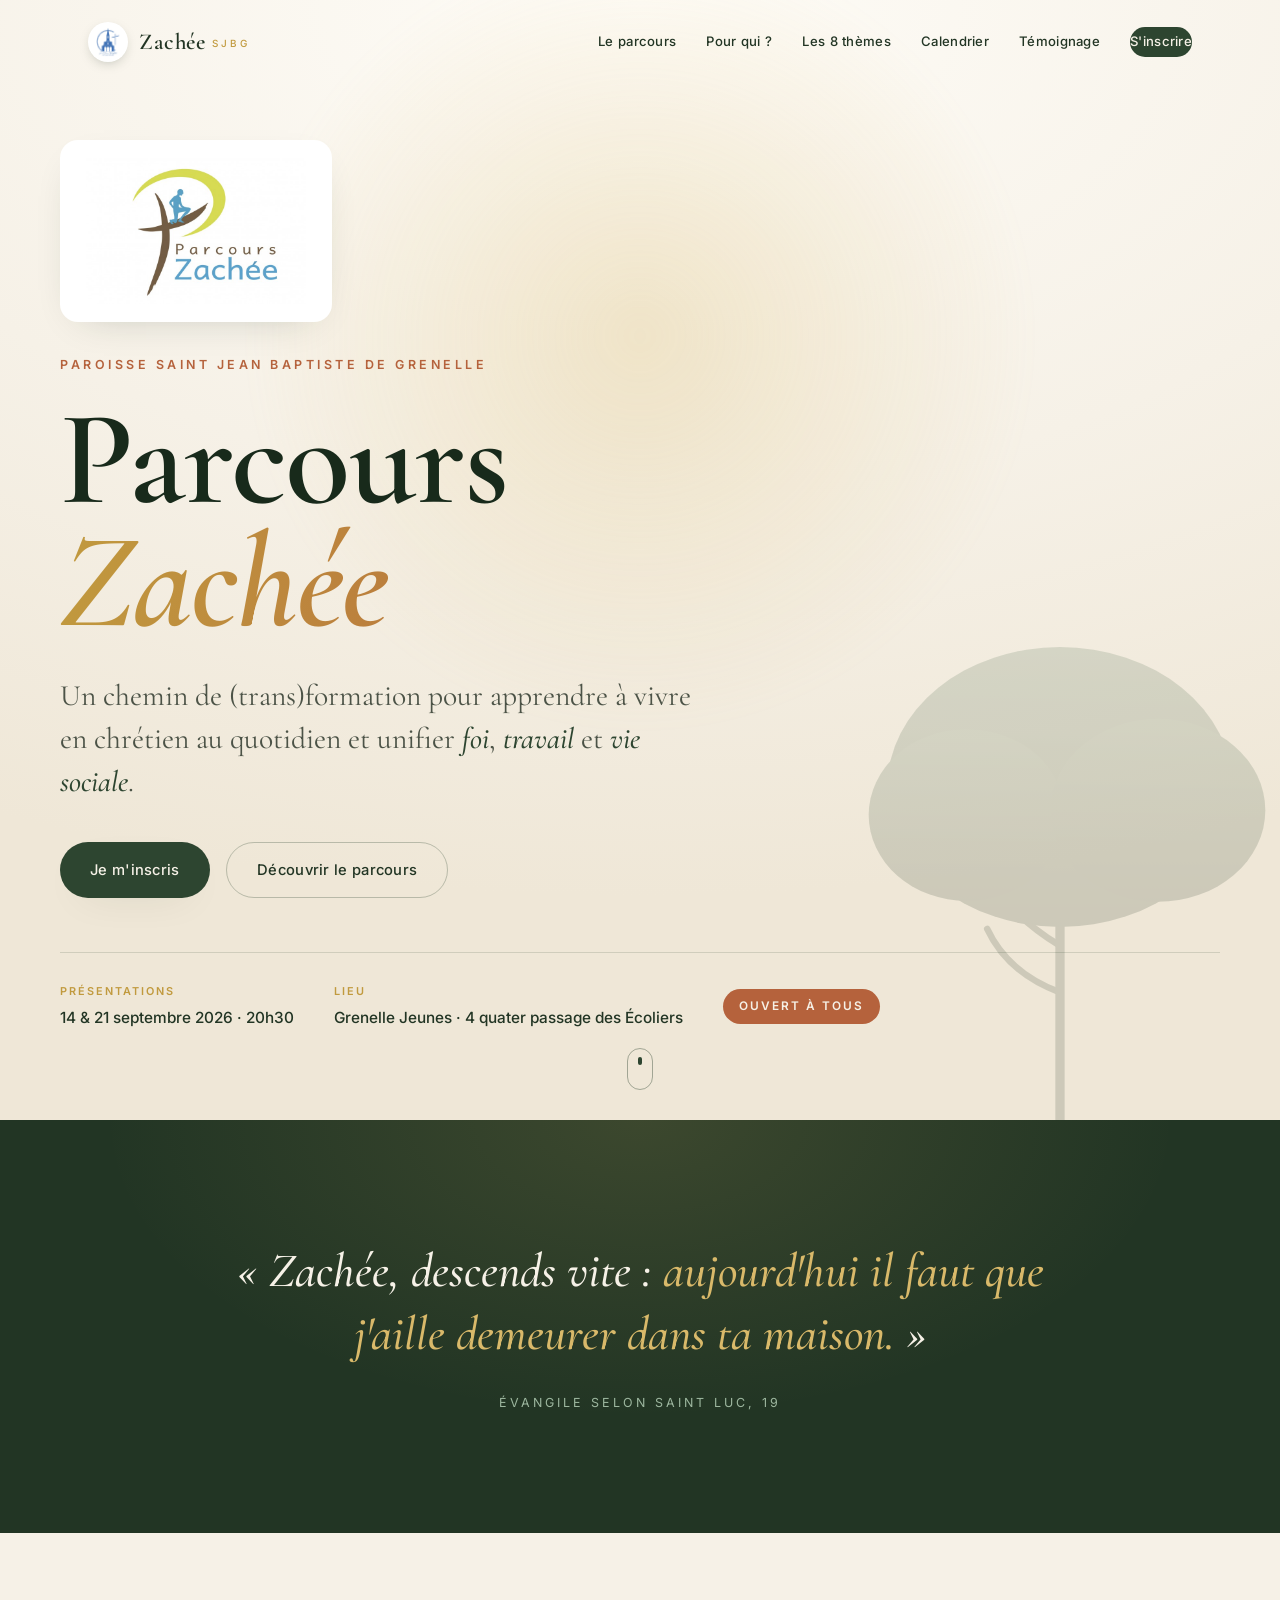
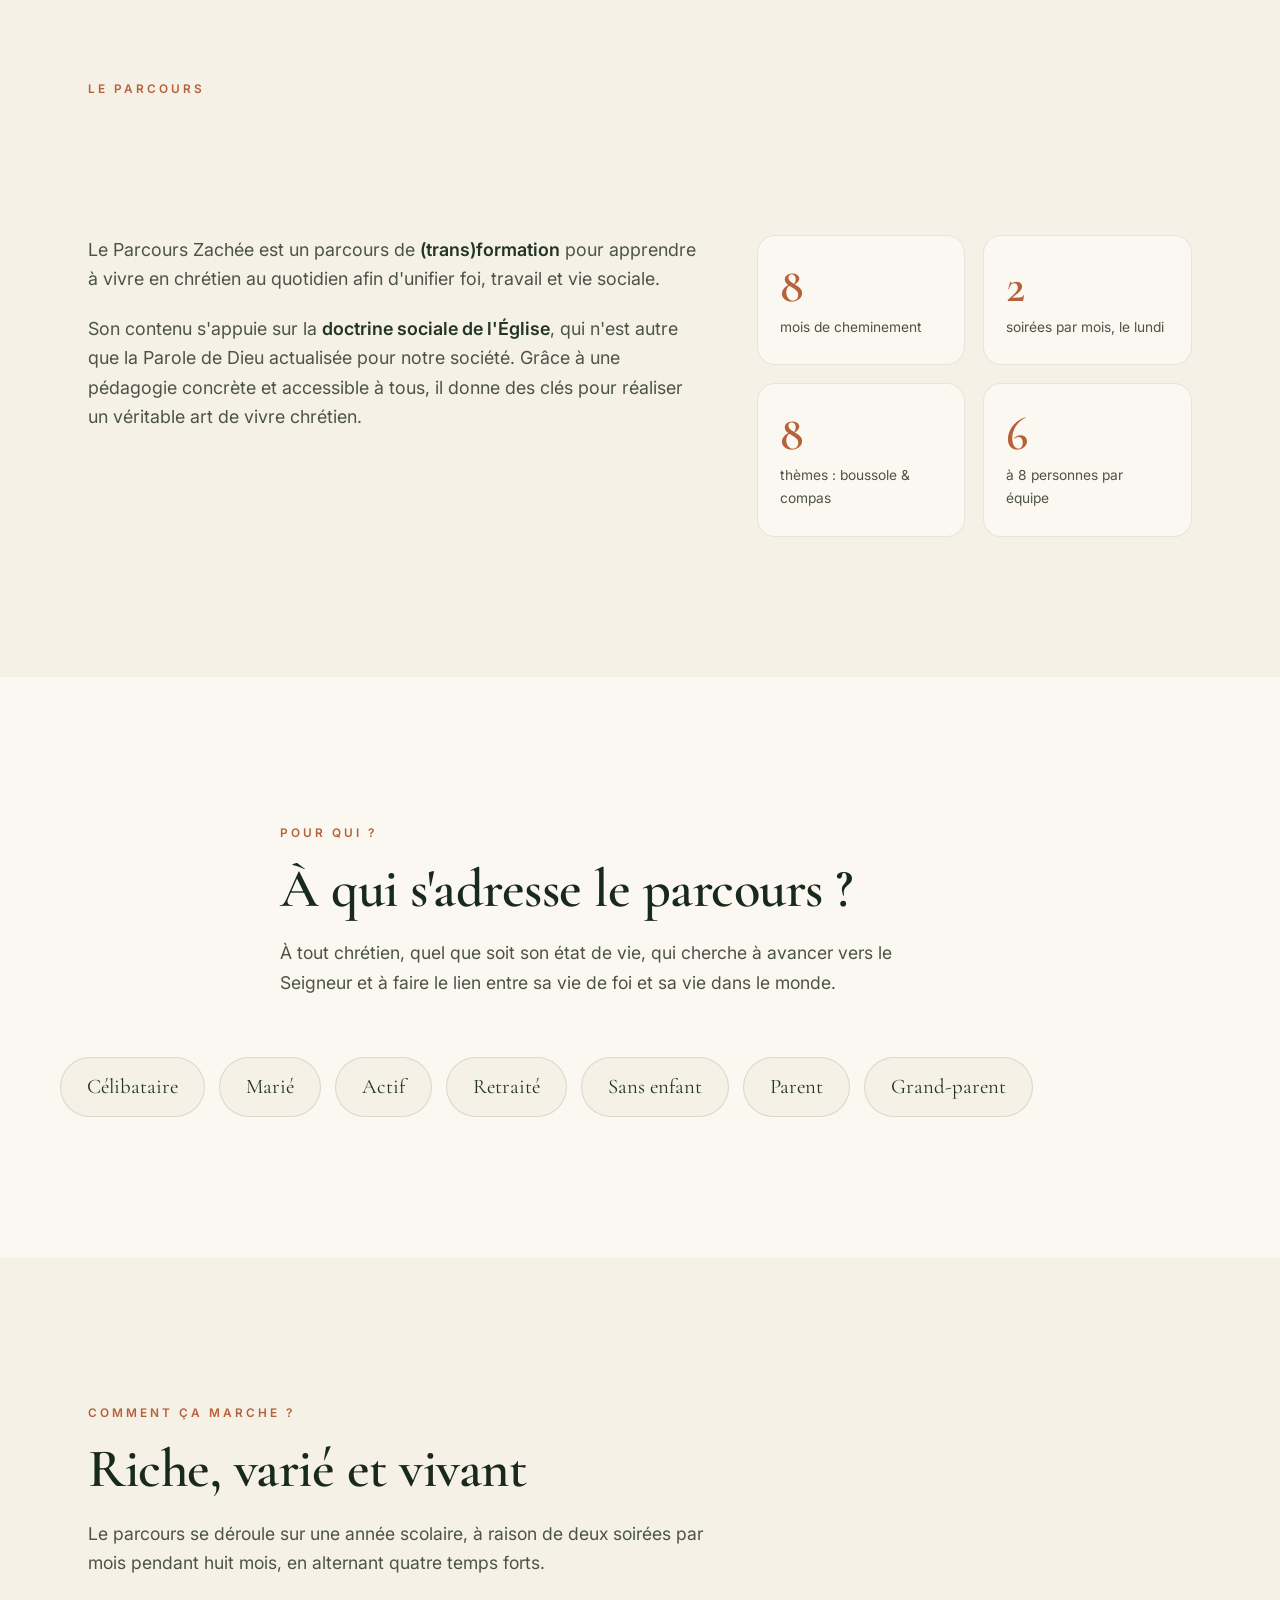
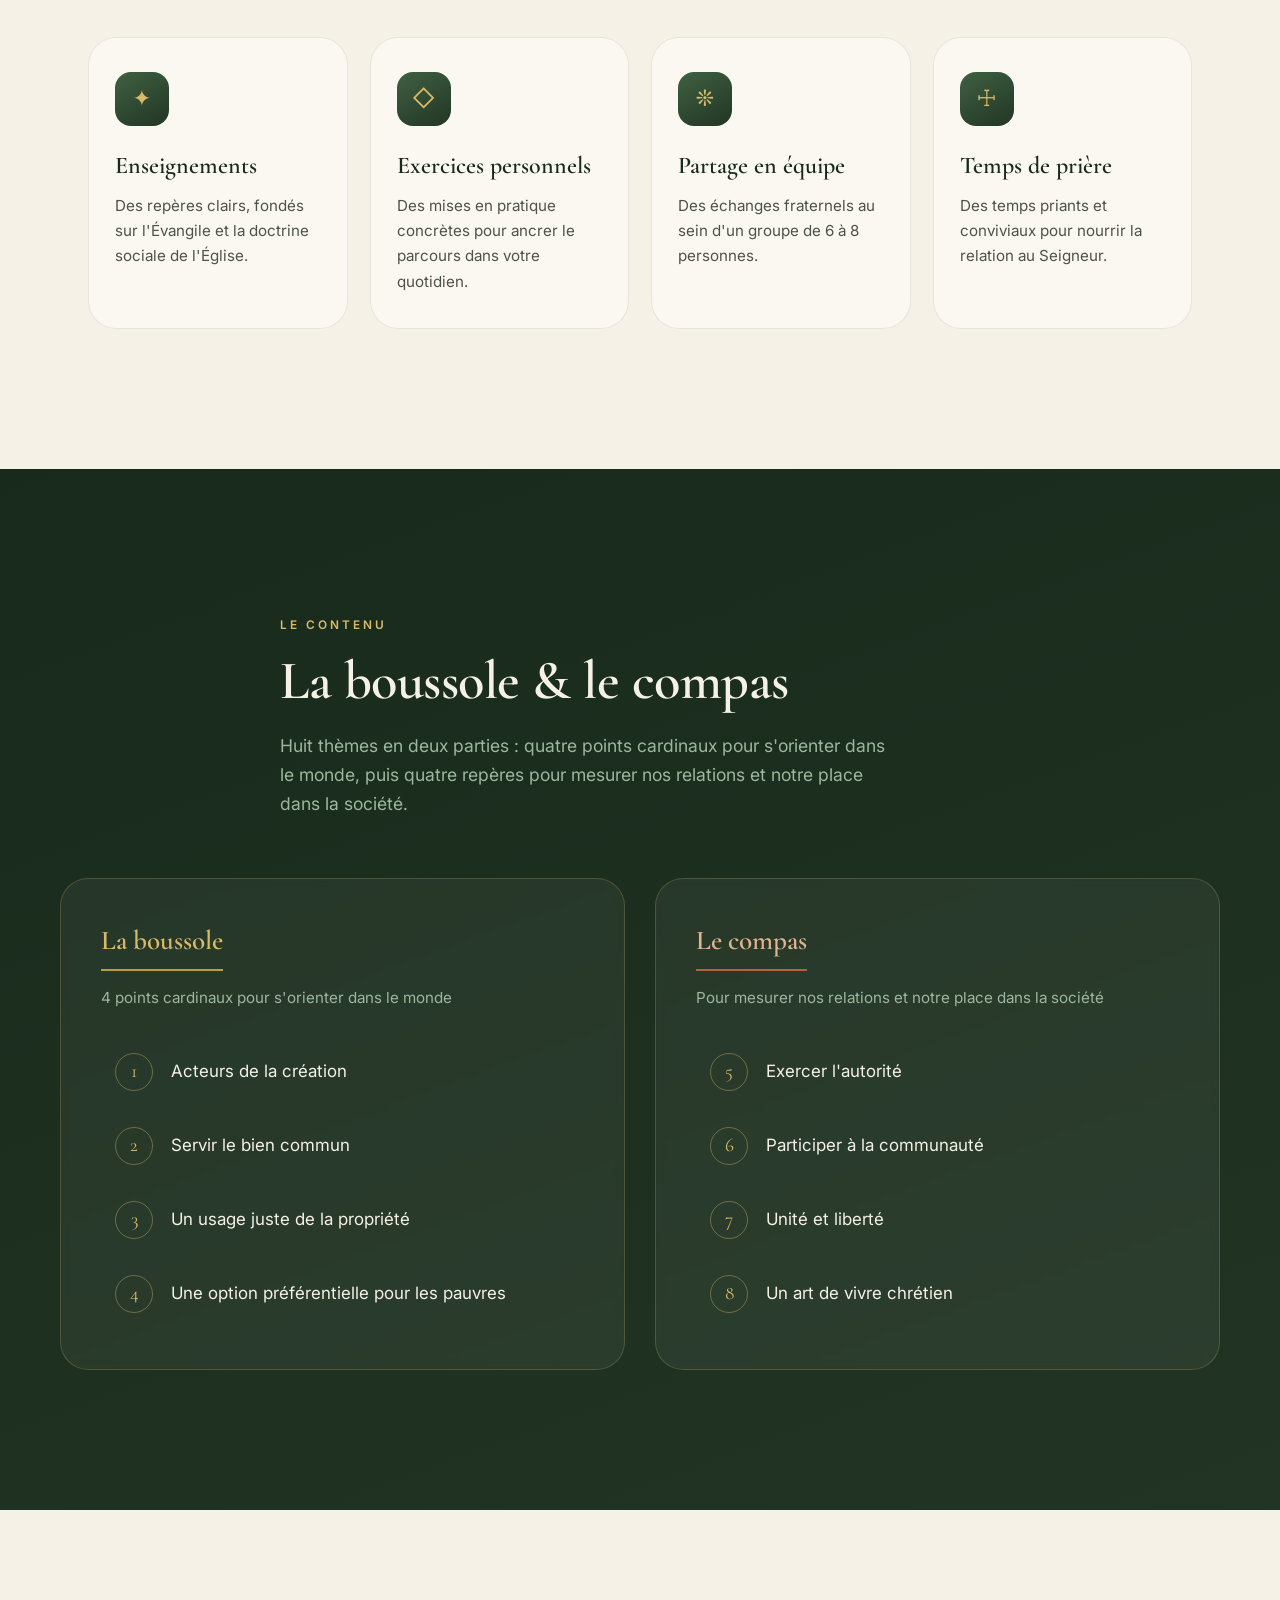
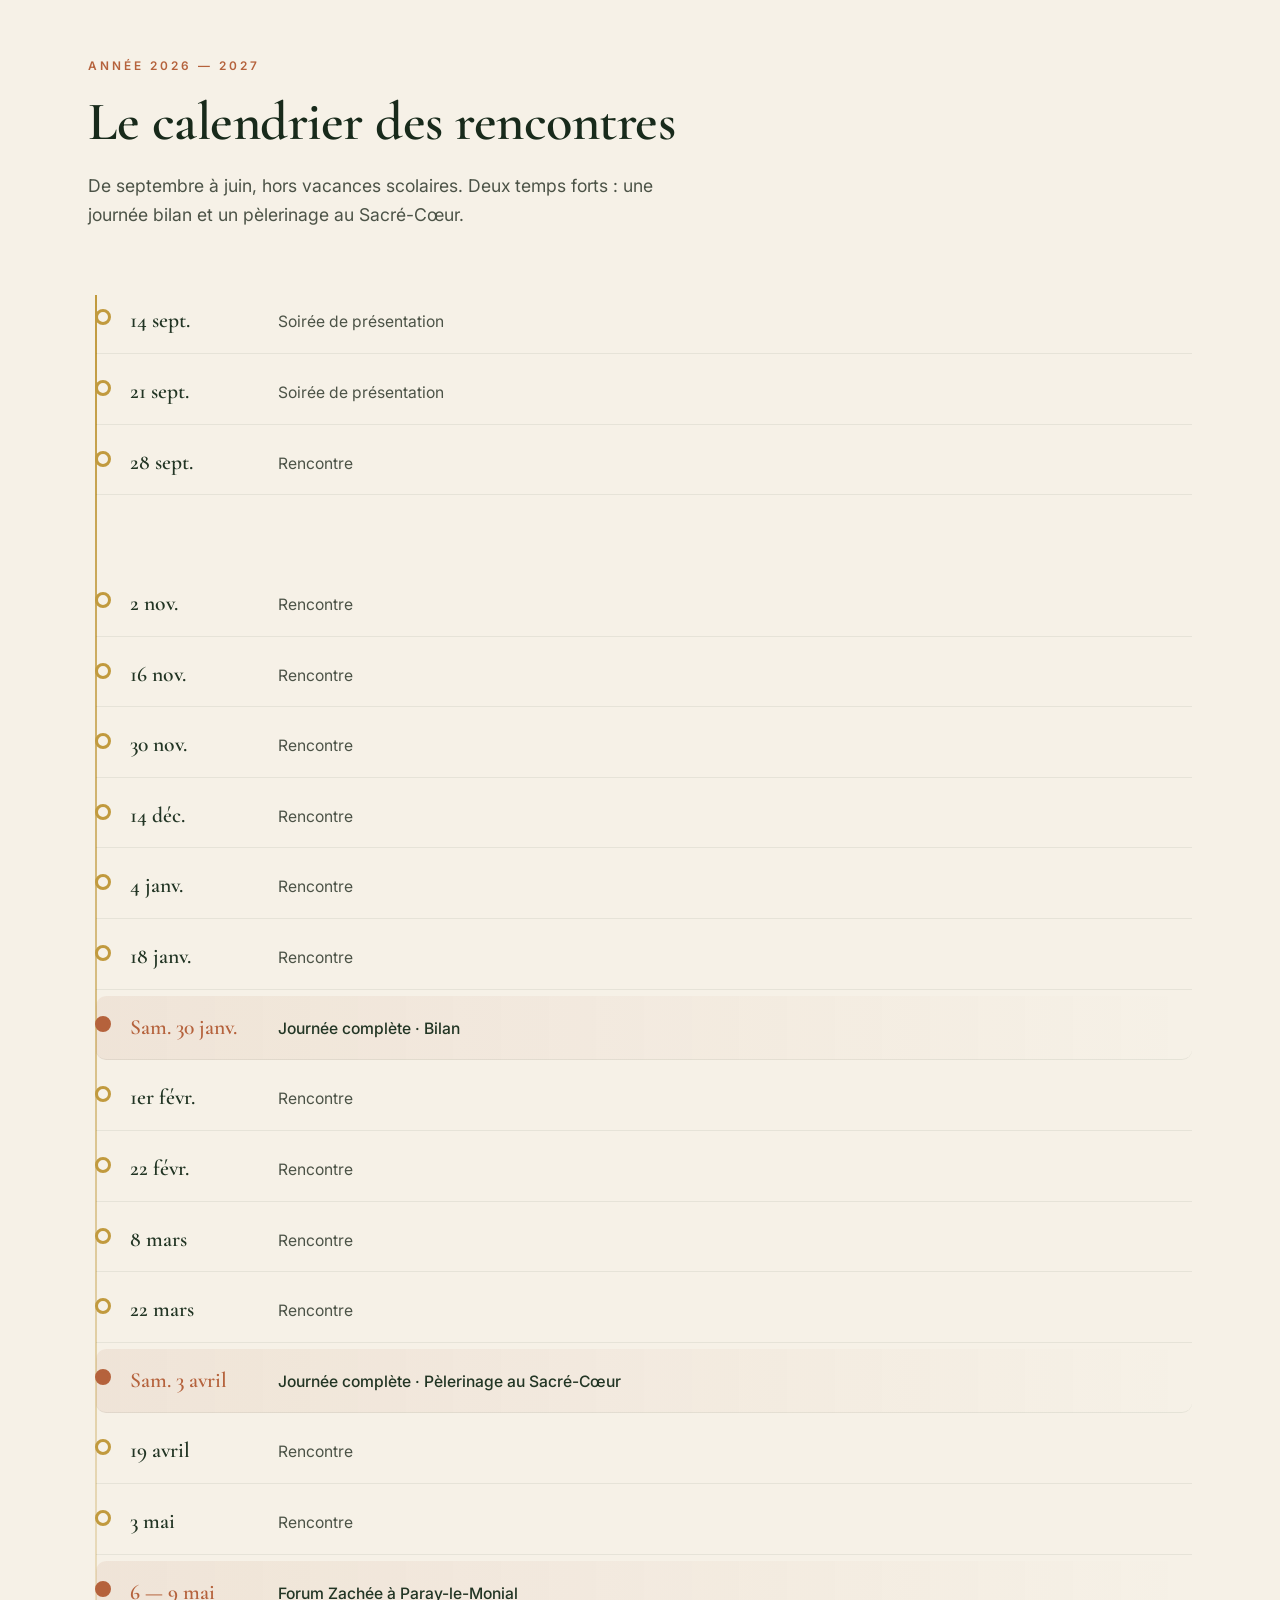
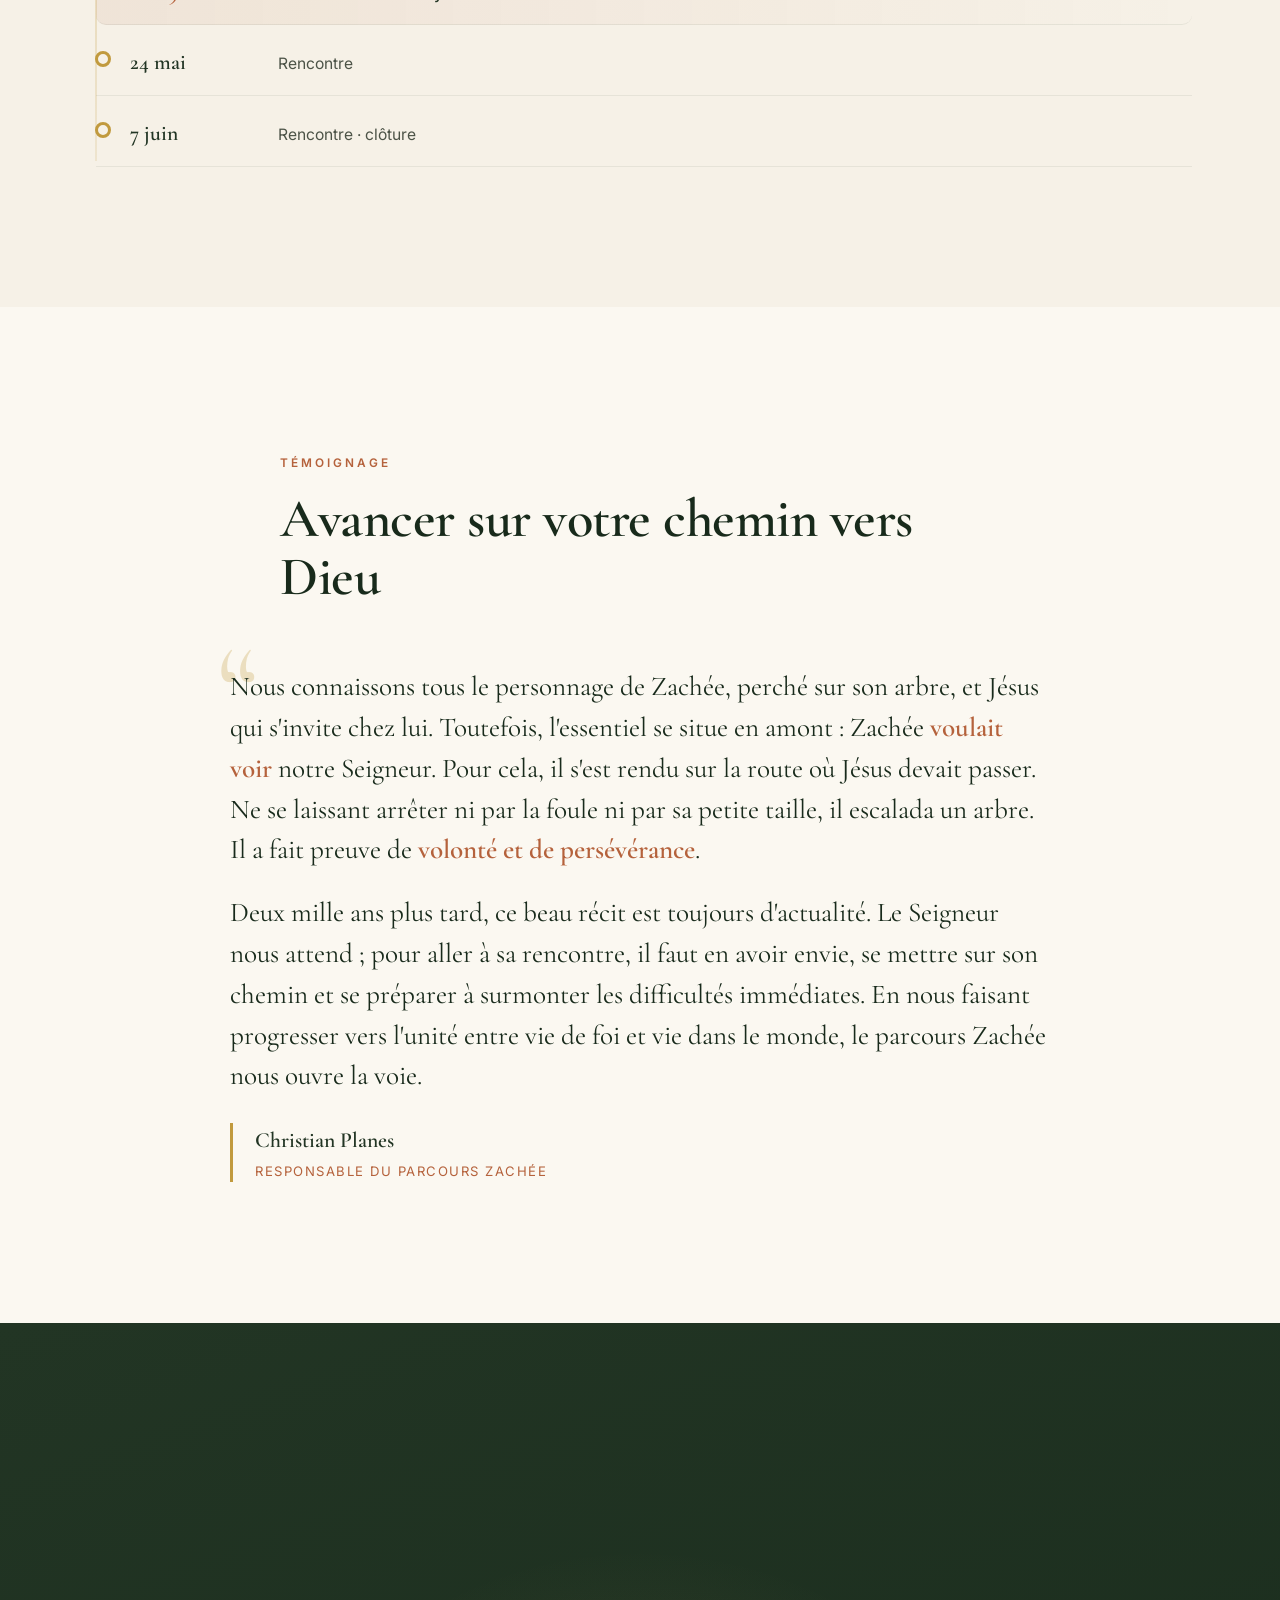
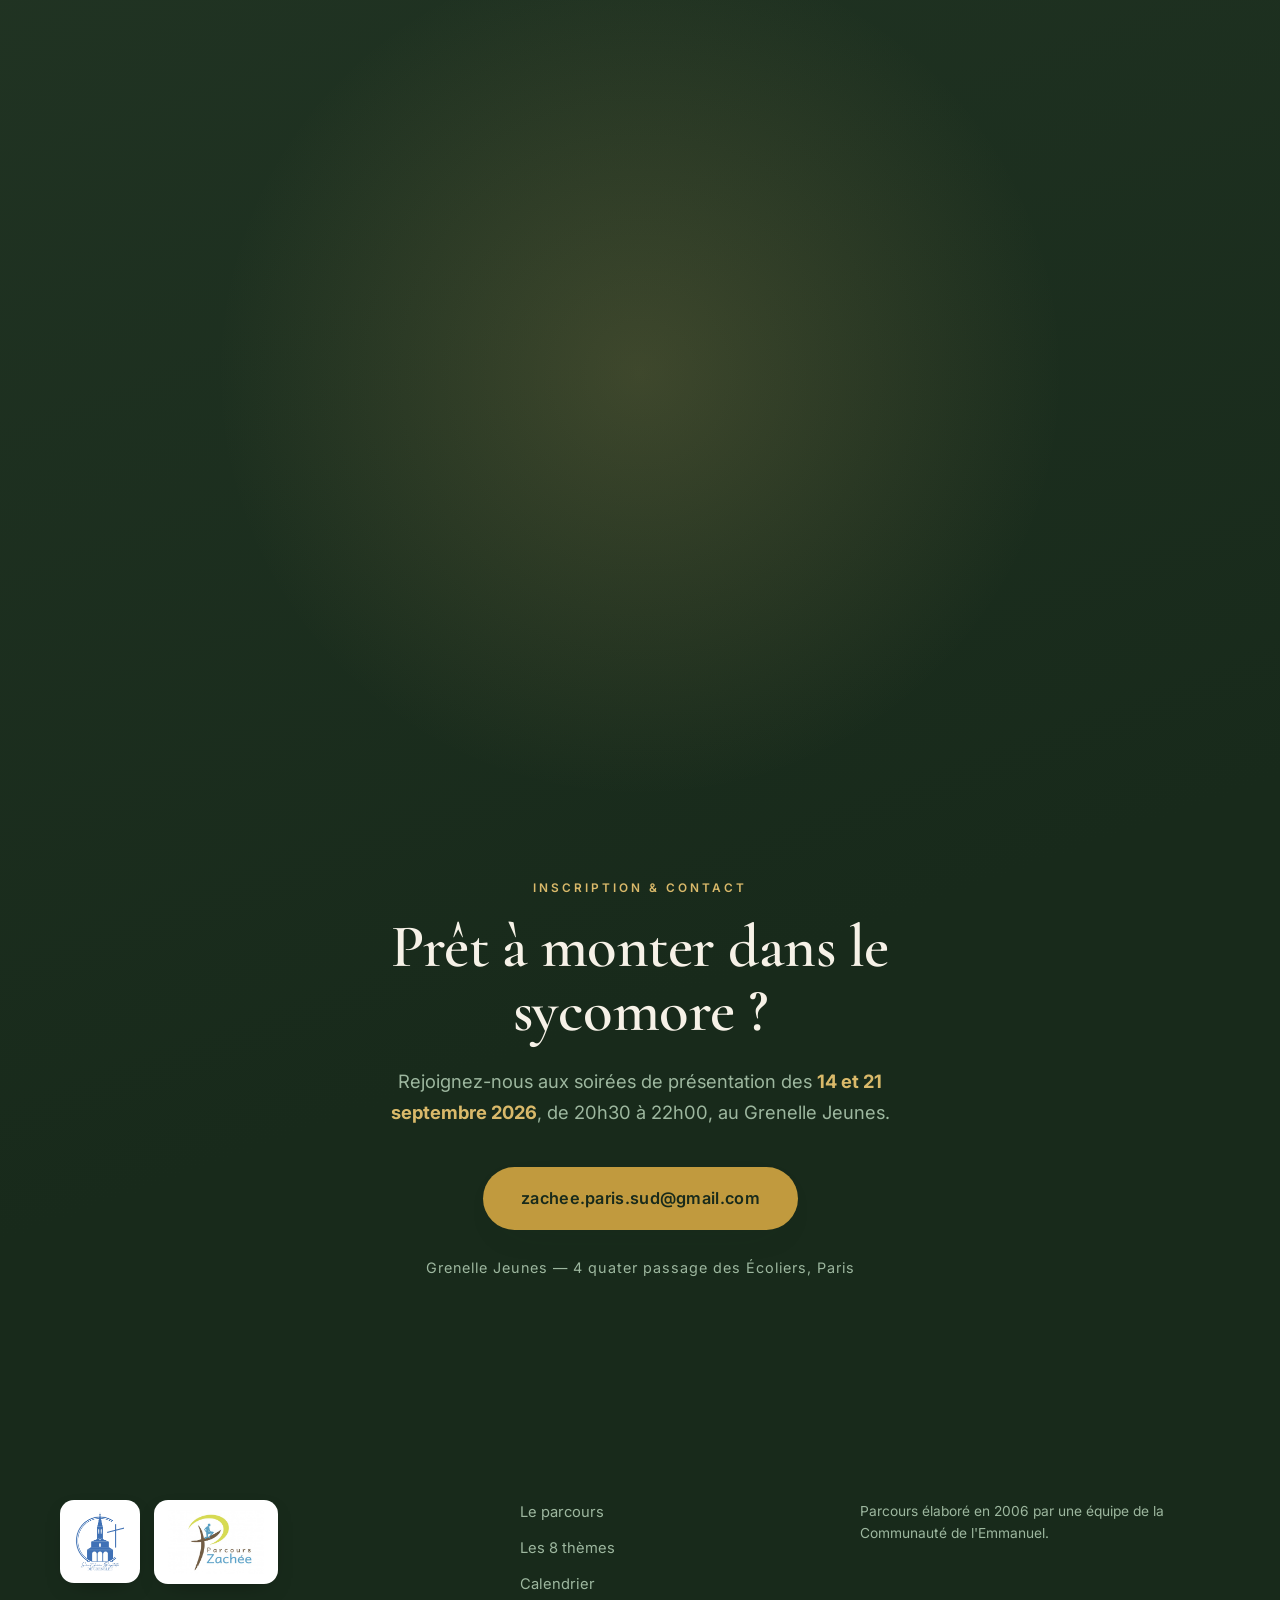
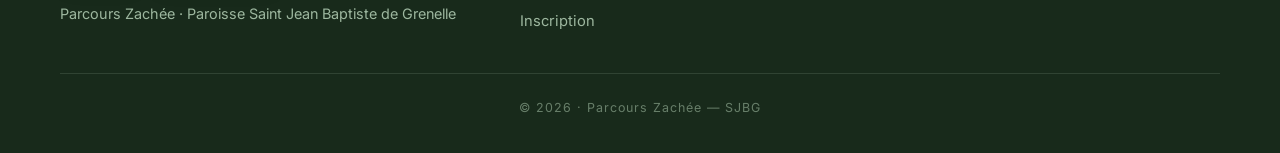
<file: index.html>
<!DOCTYPE html>
<html lang="fr">
<head>
  <meta charset="UTF-8" />
  <meta name="viewport" content="width=device-width, initial-scale=1.0" />
  <title>Parcours Zachée — Saint Jean Baptiste de Grenelle</title>
  <meta name="description" content="Le Parcours Zachée : un chemin de (trans)formation pour unifier foi, travail et vie sociale. Paroisse Saint Jean Baptiste de Grenelle. Présentation les 14 et 21 septembre 2026." />
  <meta name="theme-color" content="#233524" />

  <meta property="og:title" content="Parcours Zachée — Saint Jean Baptiste de Grenelle" />
  <meta property="og:description" content="Apprendre à vivre en chrétien au quotidien pour unifier foi, travail et vie sociale." />
  <meta property="og:type" content="website" />

  <link rel="preconnect" href="https://fonts.googleapis.com" />
  <link rel="preconnect" href="https://fonts.gstatic.com" crossorigin />
  <link href="https://fonts.googleapis.com/css2?family=Cormorant+Garamond:ital,wght@0,400;0,500;0,600;0,700;1,400;1,500&family=Inter:wght@300;400;500;600&display=swap" rel="stylesheet" />

  <link rel="icon" href="assets/favicon.svg" type="image/svg+xml" />
  <link rel="stylesheet" href="css/styles.css" />
</head>
<body>
  <!-- Progress bar -->
  <div class="scroll-progress" id="scrollProgress" aria-hidden="true"></div>

  <!-- Navigation -->
  <header class="nav" id="nav">
    <div class="nav__inner">
      <a href="#accueil" class="nav__brand" aria-label="Parcours Zachée — accueil">
        <span class="nav__mark" aria-hidden="true">
          <img src="assets/logo-sjbg.png" alt="" width="30" height="30" loading="eager" />
        </span>
        <span class="nav__name">Zachée<em>SJBG</em></span>
      </a>

      <nav class="nav__links" id="navLinks" aria-label="Navigation principale">
        <a href="#presentation">Le parcours</a>
        <a href="#public">Pour qui&nbsp;?</a>
        <a href="#themes">Les 8 thèmes</a>
        <a href="#calendrier">Calendrier</a>
        <a href="#temoignage">Témoignage</a>
        <a href="#contact" class="nav__cta">S'inscrire</a>
      </nav>

      <button class="nav__burger" id="navBurger" aria-label="Ouvrir le menu" aria-expanded="false">
        <span></span><span></span><span></span>
      </button>
    </div>
  </header>

  <main>
    <!-- HERO -->
    <section class="hero" id="accueil">
      <div class="hero__bg" aria-hidden="true">
        <div class="hero__glow"></div>
        <svg class="hero__tree" viewBox="0 0 600 700" preserveAspectRatio="xMidYMax meet" aria-hidden="true">
          <defs>
            <linearGradient id="leafGrad" x1="0" y1="0" x2="0" y2="1">
              <stop offset="0" stop-color="#3f6142" />
              <stop offset="1" stop-color="#1f3322" />
            </linearGradient>
          </defs>
          <path class="tree-trunk" d="M300 700 L300 360" />
          <path class="tree-branch" d="M300 470 C250 440 220 400 205 360" />
          <path class="tree-branch" d="M300 440 C350 415 385 380 402 345" />
          <path class="tree-branch" d="M300 520 C260 505 235 480 222 452" />
          <ellipse class="tree-canopy" cx="300" cy="300" rx="185" ry="150" fill="url(#leafGrad)" />
          <ellipse class="tree-canopy tree-canopy--2" cx="200" cy="330" rx="105" ry="92" fill="url(#leafGrad)" />
          <ellipse class="tree-canopy tree-canopy--3" cx="405" cy="325" rx="115" ry="98" fill="url(#leafGrad)" />
        </svg>
      </div>

      <div class="hero__content">
        <div class="hero__logo reveal">
          <img src="assets/logo-zachee.jpg" alt="Logo officiel du Parcours Zachée" width="220" height="146" />
        </div>
        <p class="hero__eyebrow reveal" style="--d:.05s">Paroisse Saint Jean Baptiste de Grenelle</p>
        <h1 class="hero__title">
          <span class="reveal" style="--d:.05s">Parcours</span>
          <span class="hero__title-em reveal" style="--d:.15s">Zachée</span>
        </h1>
        <p class="hero__lead reveal" style="--d:.28s">
          Un chemin de (trans)formation pour apprendre à vivre en chrétien au quotidien
          et unifier <em>foi</em>, <em>travail</em> et <em>vie sociale</em>.
        </p>
        <div class="hero__actions reveal" style="--d:.4s">
          <a href="#contact" class="btn btn--primary">Je m'inscris</a>
          <a href="#presentation" class="btn btn--ghost">Découvrir le parcours</a>
        </div>
        <div class="hero__meta reveal" style="--d:.52s">
          <div class="hero__meta-item">
            <span class="hero__meta-k">Présentations</span>
            <span class="hero__meta-v">14 &amp; 21 septembre 2026 · 20h30</span>
          </div>
          <div class="hero__meta-item">
            <span class="hero__meta-k">Lieu</span>
            <span class="hero__meta-v">Grenelle Jeunes · 4 quater passage des Écoliers</span>
          </div>
          <div class="hero__meta-item hero__meta-item--tag">
            <span class="hero__tag">Ouvert à tous</span>
          </div>
        </div>
      </div>

      <a href="#presentation" class="hero__scroll" aria-label="Défiler">
        <span></span>
      </a>
    </section>

    <!-- VERSET -->
    <section class="verse" aria-label="Évangile">
      <div class="verse__inner">
        <p class="verse__text reveal">
          «&nbsp;Zachée, descends vite&nbsp;: <span>aujourd'hui il faut que j'aille demeurer dans ta maison.</span>&nbsp;»
        </p>
        <p class="verse__ref reveal" style="--d:.15s">Évangile selon saint Luc, 19</p>
      </div>
    </section>

    <!-- PRESENTATION -->
    <section class="section" id="presentation">
      <div class="section__head">
        <span class="kicker reveal">Le parcours</span>
        <h2 class="reveal" style="--d:.08s">Qu'est-ce que le Parcours Zachée&nbsp;?</h2>
      </div>
      <div class="prose-grid">
        <div class="prose reveal">
          <p>
            Le Parcours Zachée est un parcours de <strong>(trans)formation</strong> pour apprendre
            à vivre en chrétien au quotidien afin d'unifier foi, travail et vie sociale.
          </p>
          <p>
            Son contenu s'appuie sur la <strong>doctrine sociale de l'Église</strong>, qui n'est
            autre que la Parole de Dieu actualisée pour notre société. Grâce à une pédagogie
            concrète et accessible à tous, il donne des clés pour réaliser un véritable
            art de vivre chrétien.
          </p>
        </div>
        <aside class="facts reveal" style="--d:.12s">
          <div class="fact">
            <span class="fact__num" data-count="8">8</span>
            <span class="fact__label">mois de cheminement</span>
          </div>
          <div class="fact">
            <span class="fact__num" data-count="2">2</span>
            <span class="fact__label">soirées par mois, le lundi</span>
          </div>
          <div class="fact">
            <span class="fact__num" data-count="8">8</span>
            <span class="fact__label">thèmes : boussole &amp; compas</span>
          </div>
          <div class="fact">
            <span class="fact__num" data-count="6">6</span>
            <span class="fact__label">à 8 personnes par équipe</span>
          </div>
        </aside>
      </div>
    </section>

    <!-- PUBLIC -->
    <section class="section section--tint" id="public">
      <div class="section__head">
        <span class="kicker reveal">Pour qui&nbsp;?</span>
        <h2 class="reveal" style="--d:.08s">À qui s'adresse le parcours&nbsp;?</h2>
        <p class="section__intro reveal" style="--d:.14s">
          À tout chrétien, quel que soit son état de vie, qui cherche à avancer vers le Seigneur
          et à faire le lien entre sa vie de foi et sa vie dans le monde.
        </p>
      </div>
      <ul class="chips">
        <li class="chip reveal">Célibataire</li>
        <li class="chip reveal" style="--d:.04s">Marié</li>
        <li class="chip reveal" style="--d:.08s">Actif</li>
        <li class="chip reveal" style="--d:.12s">Retraité</li>
        <li class="chip reveal" style="--d:.16s">Sans enfant</li>
        <li class="chip reveal" style="--d:.2s">Parent</li>
        <li class="chip reveal" style="--d:.24s">Grand-parent</li>
      </ul>
    </section>

    <!-- FONCTIONNEMENT -->
    <section class="section" id="fonctionnement">
      <div class="section__head">
        <span class="kicker reveal">Comment ça marche&nbsp;?</span>
        <h2 class="reveal" style="--d:.08s">Riche, varié et vivant</h2>
        <p class="section__intro reveal" style="--d:.14s">
          Le parcours se déroule sur une année scolaire, à raison de deux soirées par mois
          pendant huit mois, en alternant quatre temps forts.
        </p>
      </div>
      <div class="pillars">
        <article class="pillar reveal">
          <span class="pillar__ic">✦</span>
          <h3>Enseignements</h3>
          <p>Des repères clairs, fondés sur l'Évangile et la doctrine sociale de l'Église.</p>
        </article>
        <article class="pillar reveal" style="--d:.08s">
          <span class="pillar__ic">◇</span>
          <h3>Exercices personnels</h3>
          <p>Des mises en pratique concrètes pour ancrer le parcours dans votre quotidien.</p>
        </article>
        <article class="pillar reveal" style="--d:.16s">
          <span class="pillar__ic">❊</span>
          <h3>Partage en équipe</h3>
          <p>Des échanges fraternels au sein d'un groupe de 6 à 8 personnes.</p>
        </article>
        <article class="pillar reveal" style="--d:.24s">
          <span class="pillar__ic">☩</span>
          <h3>Temps de prière</h3>
          <p>Des temps priants et conviviaux pour nourrir la relation au Seigneur.</p>
        </article>
      </div>
    </section>

    <!-- THEMES : boussole & compas -->
    <section class="section section--dark" id="themes">
      <div class="section__head">
        <span class="kicker kicker--light reveal">Le contenu</span>
        <h2 class="reveal" style="--d:.08s">La boussole &amp; le compas</h2>
        <p class="section__intro section__intro--light reveal" style="--d:.14s">
          Huit thèmes en deux parties&nbsp;: quatre points cardinaux pour s'orienter dans le monde,
          puis quatre repères pour mesurer nos relations et notre place dans la société.
        </p>
      </div>

      <div class="instruments">
        <div class="instrument reveal">
          <div class="instrument__head">
            <span class="instrument__badge">La boussole</span>
            <p class="instrument__sub">4 points cardinaux pour s'orienter dans le monde</p>
          </div>
          <ol class="theme-list">
            <li class="theme"><span class="theme__no">1</span><span class="theme__t">Acteurs de la création</span></li>
            <li class="theme"><span class="theme__no">2</span><span class="theme__t">Servir le bien commun</span></li>
            <li class="theme"><span class="theme__no">3</span><span class="theme__t">Un usage juste de la propriété</span></li>
            <li class="theme"><span class="theme__no">4</span><span class="theme__t">Une option préférentielle pour les pauvres</span></li>
          </ol>
        </div>

        <div class="instrument reveal" style="--d:.12s">
          <div class="instrument__head">
            <span class="instrument__badge instrument__badge--alt">Le compas</span>
            <p class="instrument__sub">Pour mesurer nos relations et notre place dans la société</p>
          </div>
          <ol class="theme-list" start="5">
            <li class="theme"><span class="theme__no">5</span><span class="theme__t">Exercer l'autorité</span></li>
            <li class="theme"><span class="theme__no">6</span><span class="theme__t">Participer à la communauté</span></li>
            <li class="theme"><span class="theme__no">7</span><span class="theme__t">Unité et liberté</span></li>
            <li class="theme"><span class="theme__no">8</span><span class="theme__t">Un art de vivre chrétien</span></li>
          </ol>
        </div>
      </div>
    </section>

    <!-- CALENDRIER -->
    <section class="section" id="calendrier">
      <div class="section__head">
        <span class="kicker reveal">Année 2026 — 2027</span>
        <h2 class="reveal" style="--d:.08s">Le calendrier des rencontres</h2>
        <p class="section__intro reveal" style="--d:.14s">
          De septembre à juin, hors vacances scolaires. Deux temps forts&nbsp;: une journée bilan
          et un pèlerinage au Sacré-Cœur.
        </p>
      </div>

      <div class="timeline" id="timeline">
        <div class="timeline__line" aria-hidden="true"></div>
        <ol class="timeline__list">
          <li class="tl reveal"><span class="tl__dot"></span><time>14 sept.</time><p>Soirée de présentation</p></li>
          <li class="tl reveal"><span class="tl__dot"></span><time>21 sept.</time><p>Soirée de présentation</p></li>
          <li class="tl reveal"><span class="tl__dot"></span><time>28 sept.</time><p>Rencontre</p></li>
          <li class="tl reveal"><span class="tl__dot"></span><time>12 oct.</time><p>Rencontre</p></li>
          <li class="tl reveal"><span class="tl__dot"></span><time>2 nov.</time><p>Rencontre</p></li>
          <li class="tl reveal"><span class="tl__dot"></span><time>16 nov.</time><p>Rencontre</p></li>
          <li class="tl reveal"><span class="tl__dot"></span><time>30 nov.</time><p>Rencontre</p></li>
          <li class="tl reveal"><span class="tl__dot"></span><time>14 déc.</time><p>Rencontre</p></li>
          <li class="tl reveal"><span class="tl__dot"></span><time>4 janv.</time><p>Rencontre</p></li>
          <li class="tl reveal"><span class="tl__dot"></span><time>18 janv.</time><p>Rencontre</p></li>
          <li class="tl tl--highlight reveal"><span class="tl__dot"></span><time>Sam. 30 janv.</time><p>Journée complète · Bilan</p></li>
          <li class="tl reveal"><span class="tl__dot"></span><time>1er févr.</time><p>Rencontre</p></li>
          <li class="tl reveal"><span class="tl__dot"></span><time>22 févr.</time><p>Rencontre</p></li>
          <li class="tl reveal"><span class="tl__dot"></span><time>8 mars</time><p>Rencontre</p></li>
          <li class="tl reveal"><span class="tl__dot"></span><time>22 mars</time><p>Rencontre</p></li>
          <li class="tl tl--highlight reveal"><span class="tl__dot"></span><time>Sam. 3 avril</time><p>Journée complète · Pèlerinage au Sacré-Cœur</p></li>
          <li class="tl reveal"><span class="tl__dot"></span><time>19 avril</time><p>Rencontre</p></li>
          <li class="tl reveal"><span class="tl__dot"></span><time>3 mai</time><p>Rencontre</p></li>
          <li class="tl tl--highlight reveal"><span class="tl__dot"></span><time>6 — 9 mai</time><p>Forum Zachée à Paray-le-Monial</p></li>
          <li class="tl reveal"><span class="tl__dot"></span><time>24 mai</time><p>Rencontre</p></li>
          <li class="tl reveal"><span class="tl__dot"></span><time>7 juin</time><p>Rencontre · clôture</p></li>
        </ol>
      </div>
    </section>

    <!-- TEMOIGNAGE -->
    <section class="section section--tint" id="temoignage">
      <div class="section__head">
        <span class="kicker reveal">Témoignage</span>
        <h2 class="reveal" style="--d:.08s">Avancer sur votre chemin vers Dieu</h2>
      </div>
      <figure class="testimony reveal">
        <blockquote class="testimony__body">
          <p>
            Nous connaissons tous le personnage de Zachée, perché sur son arbre, et Jésus
            qui s'invite chez lui. Toutefois, l'essentiel se situe en amont&nbsp;: Zachée
            <strong>voulait voir</strong> notre Seigneur. Pour cela, il s'est rendu sur la route
            où Jésus devait passer. Ne se laissant arrêter ni par la foule ni par sa petite
            taille, il escalada un arbre. Il a fait preuve de <strong>volonté et de persévérance</strong>.
          </p>
          <p>
            Deux mille ans plus tard, ce beau récit est toujours d'actualité. Le Seigneur nous
            attend&nbsp;; pour aller à sa rencontre, il faut en avoir envie, se mettre sur son
            chemin et se préparer à surmonter les difficultés immédiates. En nous faisant
            progresser vers l'unité entre vie de foi et vie dans le monde, le parcours Zachée
            nous ouvre la voie.
          </p>
        </blockquote>
        <figcaption class="testimony__by">
          <span class="testimony__name">Christian Planes</span>
          <span class="testimony__role">Responsable du Parcours Zachée</span>
        </figcaption>
      </figure>
    </section>

    <!-- CONTACT -->
    <section class="section section--cta" id="contact">
      <div class="cta">
        <div class="cta__glow" aria-hidden="true"></div>
        <span class="kicker kicker--light reveal">Inscription &amp; contact</span>
        <h2 class="reveal" style="--d:.08s">Prêt à monter dans le sycomore&nbsp;?</h2>
        <p class="cta__lead reveal" style="--d:.14s">
          Rejoignez-nous aux soirées de présentation des <strong>14 et 21 septembre 2026</strong>,
          de 20h30 à 22h00, au Grenelle Jeunes.
        </p>
        <div class="cta__actions reveal" style="--d:.2s">
          <a href="mailto:zachee.paris.sud@gmail.com?subject=Inscription%20Parcours%20Zach%C3%A9e%20SJBG" class="btn btn--primary btn--lg">
            zachee.paris.sud@gmail.com
          </a>
        </div>
        <p class="cta__place reveal" style="--d:.26s">
          Grenelle Jeunes — 4 quater passage des Écoliers, Paris
        </p>
      </div>
    </section>
  </main>

  <footer class="footer">
    <div class="footer__inner">
      <div class="footer__brand">
        <div class="footer__logos">
          <span class="footer__logo"><img src="assets/logo-sjbg.png" alt="Logo Saint Jean Baptiste de Grenelle" width="52" height="63" /></span>
          <span class="footer__logo"><img src="assets/logo-zachee.jpg" alt="Logo Parcours Zachée" width="96" height="64" /></span>
        </div>
        <p>Parcours Zachée · Paroisse Saint Jean Baptiste de Grenelle</p>
      </div>
      <nav class="footer__nav" aria-label="Pied de page">
        <a href="#presentation">Le parcours</a>
        <a href="#themes">Les 8 thèmes</a>
        <a href="#calendrier">Calendrier</a>
        <a href="#contact">Inscription</a>
      </nav>
      <p class="footer__note">
        Parcours élaboré en 2006 par une équipe de la Communauté de l'Emmanuel.
      </p>
    </div>
    <p class="footer__copy">© 2026 · Parcours Zachée — SJBG</p>
  </footer>

  <script src="js/main.js"></script>
</body>
</html>
</file>
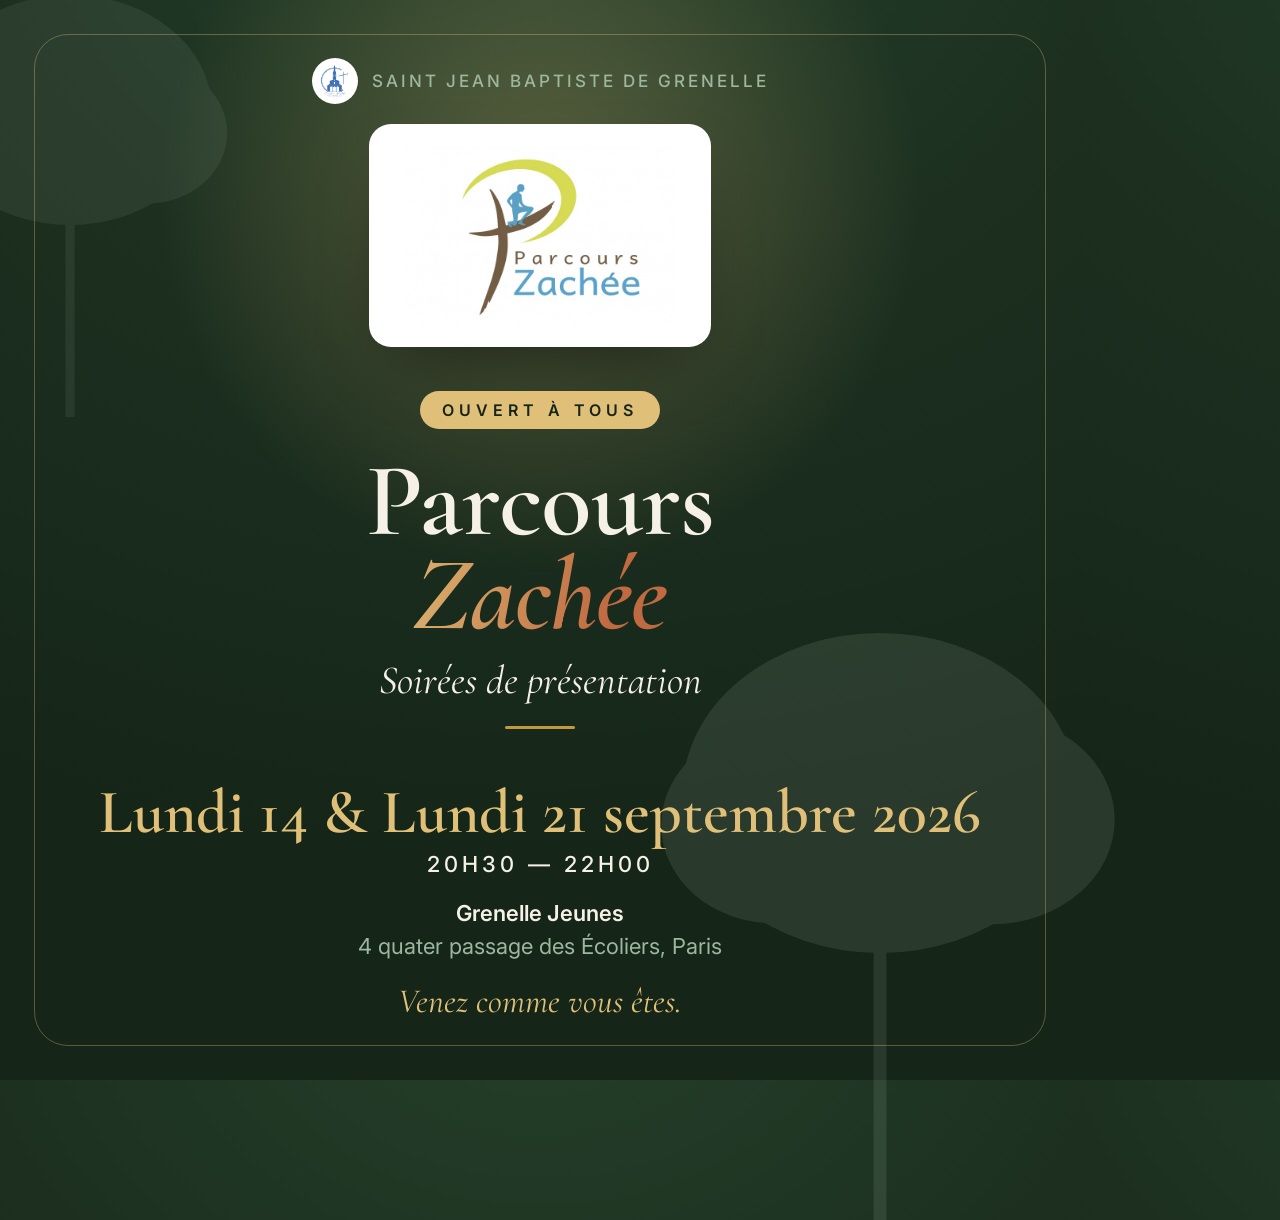
<file: social/post-1.html>
<!DOCTYPE html>
<html lang="fr">
<head>
<meta charset="UTF-8" />
<link rel="preconnect" href="https://fonts.googleapis.com" />
<link rel="preconnect" href="https://fonts.gstatic.com" crossorigin />
<link href="https://fonts.googleapis.com/css2?family=Cormorant+Garamond:ital,wght@0,500;0,600;0,700;1,500;1,600&family=Inter:wght@400;500;600&display=swap" rel="stylesheet" />
<style>
  :root{
    --green-900:#152618; --green-800:#1d3020; --green-700:#2d4530; --green-600:#3f6142;
    --green-300:#9db79f; --cream:#f6f1e7; --gold:#c19a3e; --gold-soft:#e0c079; --terra:#c06a41;
    --serif:"Cormorant Garamond",Georgia,serif; --sans:"Inter",system-ui,sans-serif;
  }
  *{margin:0;padding:0;box-sizing:border-box;}
  html,body{width:1080px;height:1080px;}
  body{
    font-family:var(--sans);
    background:radial-gradient(120% 90% at 50% -10%, #24402a 0%, var(--green-800) 45%, var(--green-900) 100%);
    color:var(--cream);
    position:relative;overflow:hidden;
    display:flex;flex-direction:column;align-items:center;
    padding:58px 84px;text-align:center;
  }
  /* decorative glow */
  .glow{position:absolute;top:-260px;left:50%;transform:translateX(-50%);width:900px;height:900px;
    background:radial-gradient(circle, rgba(224,192,121,.30), rgba(224,192,121,0) 60%);}
  /* sycomore silhouette */
  .tree{position:absolute;right:-120px;bottom:-140px;width:640px;opacity:.10;}
  .tree2{position:absolute;left:-160px;top:-120px;width:460px;opacity:.07;transform:scaleX(-1);}
  .frame{position:absolute;inset:34px;border:1.5px solid rgba(224,192,121,.34);border-radius:34px;pointer-events:none;}
  .content{position:relative;z-index:2;display:flex;flex-direction:column;align-items:center;height:100%;width:100%;justify-content:space-between;}

  .top{display:flex;flex-direction:column;align-items:center;gap:20px;}
  .parish{display:flex;align-items:center;gap:14px;}
  .parish img{width:46px;height:46px;object-fit:contain;background:#fff;border-radius:50%;padding:6px;}
  .parish span{font-size:17px;letter-spacing:3px;text-transform:uppercase;color:var(--green-300);font-weight:500;}

  .logo{background:#fff;border-radius:22px;padding:22px 36px;box-shadow:0 30px 70px -30px rgba(0,0,0,.6);}
  .logo img{width:270px;display:block;}

  .mid{display:flex;flex-direction:column;align-items:center;}
  .eyebrow{display:inline-block;font-size:16px;letter-spacing:5px;text-transform:uppercase;font-weight:600;
    color:var(--green-900);background:var(--gold-soft);padding:9px 22px;border-radius:999px;margin-bottom:26px;}
  h1{font-family:var(--serif);font-weight:600;font-size:104px;line-height:.9;letter-spacing:-1px;}
  h1 em{font-style:italic;display:block;
    background:linear-gradient(100deg,var(--gold-soft),var(--terra) 70%);-webkit-background-clip:text;background-clip:text;color:transparent;}
  .subtitle{font-family:var(--serif);font-style:italic;font-size:40px;color:var(--cream);margin-top:14px;}

  .dates{display:flex;flex-direction:column;align-items:center;gap:6px;margin-top:6px;}
  .dates .day{font-family:var(--serif);font-weight:600;font-size:62px;color:var(--gold-soft);line-height:1.05;}
  .dates .hour{font-size:22px;letter-spacing:4px;text-transform:uppercase;color:var(--cream);font-weight:500;}

  .place{font-size:22px;color:var(--green-300);margin-top:20px;line-height:1.5;}
  .place strong{color:var(--cream);font-weight:600;}
  .cta{margin-top:18px;font-family:var(--serif);font-style:italic;font-size:34px;color:var(--gold-soft);}
  .divider{width:70px;height:3px;background:var(--gold);border-radius:3px;margin:22px auto 0;}
</style>
</head>
<body>
  <div class="glow"></div>
  <svg class="tree" viewBox="0 0 600 700"><g fill="#dcecd8"><ellipse cx="300" cy="300" rx="185" ry="150"/><ellipse cx="200" cy="330" rx="105" ry="92"/><ellipse cx="405" cy="325" rx="115" ry="98"/></g><path d="M300 700 L300 360" stroke="#dcecd8" stroke-width="12" stroke-linecap="round"/></svg>
  <svg class="tree2" viewBox="0 0 600 700"><g fill="#dcecd8"><ellipse cx="300" cy="300" rx="185" ry="150"/><ellipse cx="200" cy="330" rx="105" ry="92"/><ellipse cx="405" cy="325" rx="115" ry="98"/></g><path d="M300 700 L300 360" stroke="#dcecd8" stroke-width="12" stroke-linecap="round"/></svg>
  <div class="frame"></div>

  <div class="content">
    <div class="top">
      <div class="parish">
        <img src="../assets/logo-sjbg.png" alt="" />
        <span>Saint Jean Baptiste de Grenelle</span>
      </div>
      <div class="logo"><img src="../assets/logo-zachee.jpg" alt="Parcours Zachée" /></div>
    </div>

    <div class="mid">
      <span class="eyebrow">Ouvert à tous</span>
      <h1>Parcours<em>Zachée</em></h1>
      <p class="subtitle">Soirées de présentation</p>
      <div class="divider"></div>
    </div>

    <div class="mid">
      <div class="dates">
        <span class="day">Lundi 14 &amp; Lundi 21 septembre 2026</span>
        <span class="hour">20h30 — 22h00</span>
      </div>
      <p class="place"><strong>Grenelle Jeunes</strong><br/>4 quater passage des Écoliers, Paris</p>
      <p class="cta">Venez comme vous êtes.</p>
    </div>
  </div>
</body>
</html>
</file>
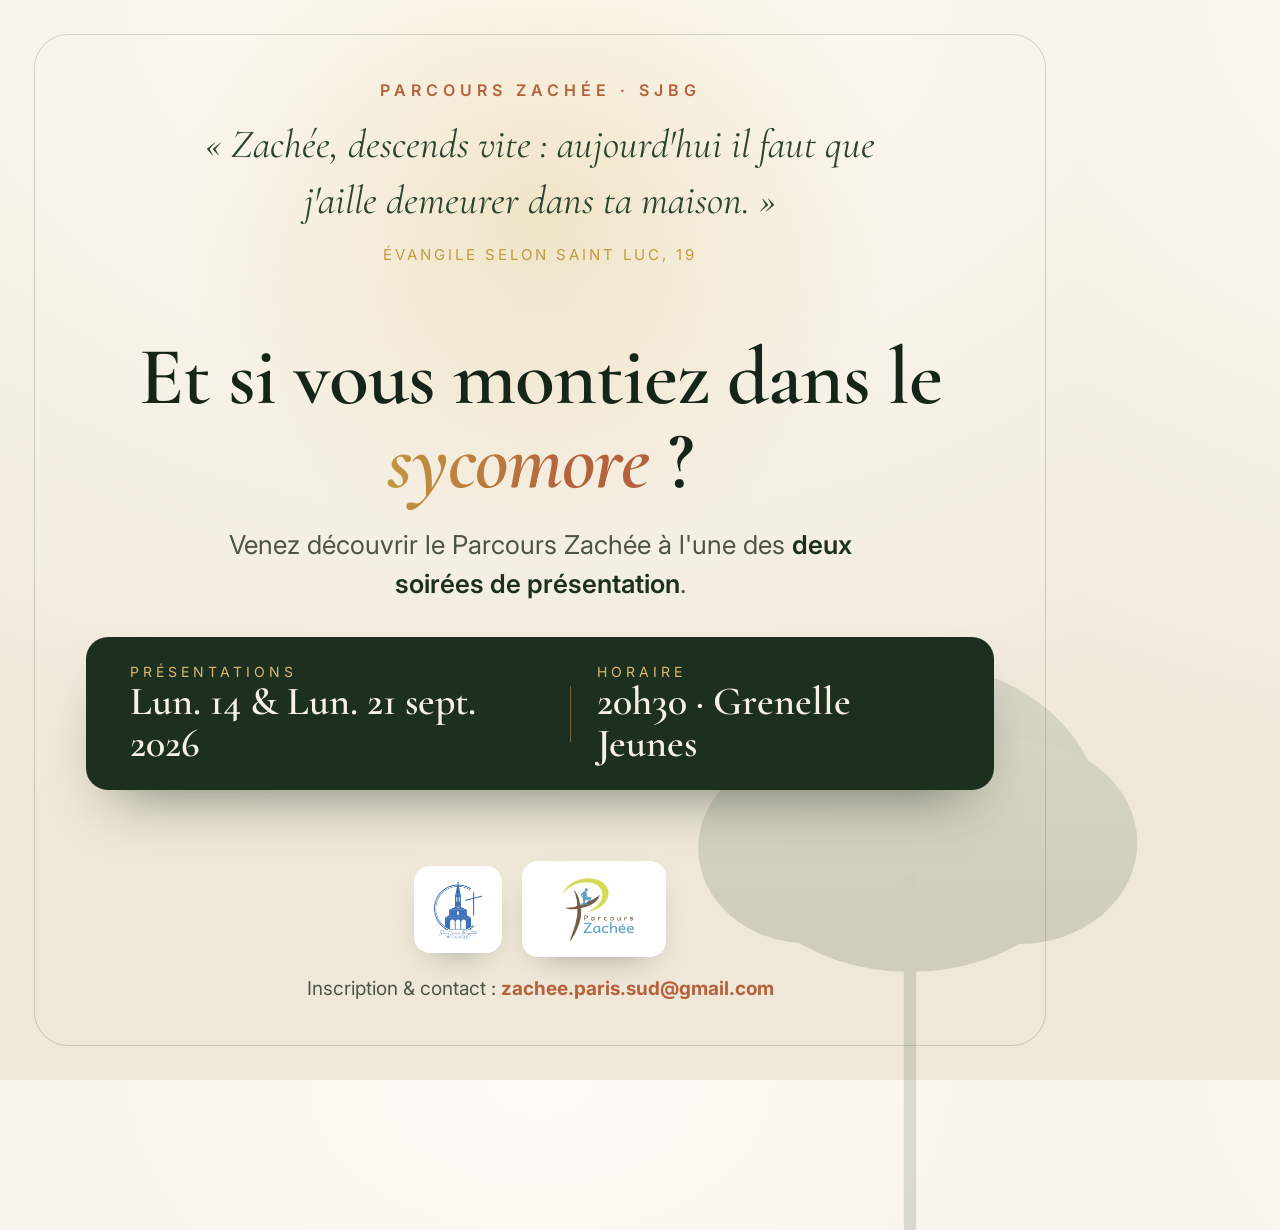
<file: social/post-2.html>
<!DOCTYPE html>
<html lang="fr">
<head>
<meta charset="UTF-8" />
<link rel="preconnect" href="https://fonts.googleapis.com" />
<link rel="preconnect" href="https://fonts.gstatic.com" crossorigin />
<link href="https://fonts.googleapis.com/css2?family=Cormorant+Garamond:ital,wght@0,500;0,600;0,700;1,500;1,600&family=Inter:wght@400;500;600&display=swap" rel="stylesheet" />
<style>
  :root{
    --green-900:#152618; --green-800:#1d3020; --green-700:#2d4530; --green-600:#3f6142;
    --green-300:#9db79f; --cream:#f6f1e7; --cream-2:#efe7d7; --paper:#fbf8f1;
    --ink:#24281f; --ink-soft:#4c5347; --gold:#c19a3e; --gold-soft:#d9b96a; --terra:#b5623c;
    --serif:"Cormorant Garamond",Georgia,serif; --sans:"Inter",system-ui,sans-serif;
  }
  *{margin:0;padding:0;box-sizing:border-box;}
  html,body{width:1080px;height:1080px;}
  body{
    font-family:var(--sans);
    background:radial-gradient(120% 80% at 50% 0%, #fefcf7 0%, var(--cream) 55%, var(--cream-2) 100%);
    color:var(--ink);
    position:relative;overflow:hidden;
    display:flex;flex-direction:column;align-items:center;justify-content:space-between;
    padding:80px 86px;text-align:center;
  }
  .glow{position:absolute;top:-200px;left:50%;transform:translateX(-50%);width:820px;height:820px;
    background:radial-gradient(circle, rgba(217,185,106,.30), rgba(217,185,106,0) 62%);}
  .tree{position:absolute;right:-140px;bottom:-150px;width:620px;opacity:.14;}
  .frame{position:absolute;inset:34px;border:1.5px solid rgba(45,69,48,.2);border-radius:34px;pointer-events:none;}
  .content{position:relative;z-index:2;display:flex;flex-direction:column;align-items:center;height:100%;width:100%;justify-content:space-between;}

  .kicker{font-size:16px;letter-spacing:5px;text-transform:uppercase;font-weight:600;color:var(--terra);}
  .verse{font-family:var(--serif);font-style:italic;font-size:40px;line-height:1.4;color:var(--green-700);max-width:720px;margin-top:16px;}
  .verse .ref{display:block;font-style:normal;font-family:var(--sans);font-size:15px;letter-spacing:3px;
    text-transform:uppercase;color:var(--gold);margin-top:16px;}

  .mid{display:flex;flex-direction:column;align-items:center;}
  h1{font-family:var(--serif);font-weight:600;font-size:82px;line-height:1.02;letter-spacing:-1px;color:var(--green-900);max-width:840px;}
  h1 em{font-style:italic;
    background:linear-gradient(100deg,var(--gold),var(--terra) 70%);-webkit-background-clip:text;background-clip:text;color:transparent;}
  .lead{font-size:26px;color:var(--ink-soft);margin-top:22px;max-width:640px;line-height:1.5;}
  .lead strong{color:var(--green-800);font-weight:600;}

  .datecard{display:inline-flex;align-items:center;gap:26px;background:var(--green-800);color:var(--cream);
    padding:26px 44px;border-radius:22px;margin-top:34px;box-shadow:0 30px 60px -30px rgba(24,42,27,.6);}
  .datecard .lbl{font-size:14px;letter-spacing:4px;text-transform:uppercase;color:var(--gold-soft);text-align:left;}
  .datecard .val{font-family:var(--serif);font-weight:600;font-size:40px;line-height:1.05;text-align:left;}
  .datecard .sep{width:1px;height:56px;background:rgba(224,192,121,.4);}

  .bottom{display:flex;flex-direction:column;align-items:center;gap:20px;}
  .logos{display:flex;align-items:center;gap:20px;}
  .logos .chip{background:#fff;border-radius:16px;padding:12px 18px;box-shadow:0 14px 34px -20px rgba(24,42,27,.5);display:grid;place-items:center;}
  .logos .chip img{display:block;object-fit:contain;}
  .contact{font-size:19px;color:var(--ink-soft);}
  .contact strong{color:var(--terra);}
</style>
</head>
<body>
  <div class="glow"></div>
  <svg class="tree" viewBox="0 0 600 700"><defs><linearGradient id="g" x1="0" y1="0" x2="0" y2="1"><stop offset="0" stop-color="#3f6142"/><stop offset="1" stop-color="#1f3322"/></linearGradient></defs><g fill="url(#g)"><ellipse cx="300" cy="300" rx="185" ry="150"/><ellipse cx="200" cy="330" rx="105" ry="92"/><ellipse cx="405" cy="325" rx="115" ry="98"/></g><path d="M300 700 L300 360" stroke="#223524" stroke-width="12" stroke-linecap="round"/></svg>
  <div class="frame"></div>

  <div class="content">
    <div class="mid">
      <span class="kicker">Parcours Zachée · SJBG</span>
      <p class="verse">«&nbsp;Zachée, descends vite&nbsp;: aujourd'hui il faut que j'aille demeurer dans ta maison.&nbsp;»
        <span class="ref">Évangile selon saint Luc, 19</span></p>
    </div>

    <div class="mid">
      <h1>Et si vous montiez dans le <em>sycomore</em>&nbsp;?</h1>
      <p class="lead">Venez découvrir le Parcours Zachée à l'une des <strong>deux soirées de présentation</strong>.</p>
      <div class="datecard">
        <div>
          <div class="lbl">Présentations</div>
          <div class="val">Lun. 14 &amp; Lun. 21 sept. 2026</div>
        </div>
        <div class="sep"></div>
        <div>
          <div class="lbl">Horaire</div>
          <div class="val">20h30 · Grenelle Jeunes</div>
        </div>
      </div>
    </div>

    <div class="bottom">
      <div class="logos">
        <span class="chip"><img src="../assets/logo-sjbg.png" width="52" height="63" alt="" /></span>
        <span class="chip"><img src="../assets/logo-zachee.jpg" width="108" height="72" alt="" /></span>
      </div>
      <p class="contact">Inscription &amp; contact&nbsp;: <strong>zachee.paris.sud@gmail.com</strong></p>
    </div>
  </div>
</body>
</html>
</file>
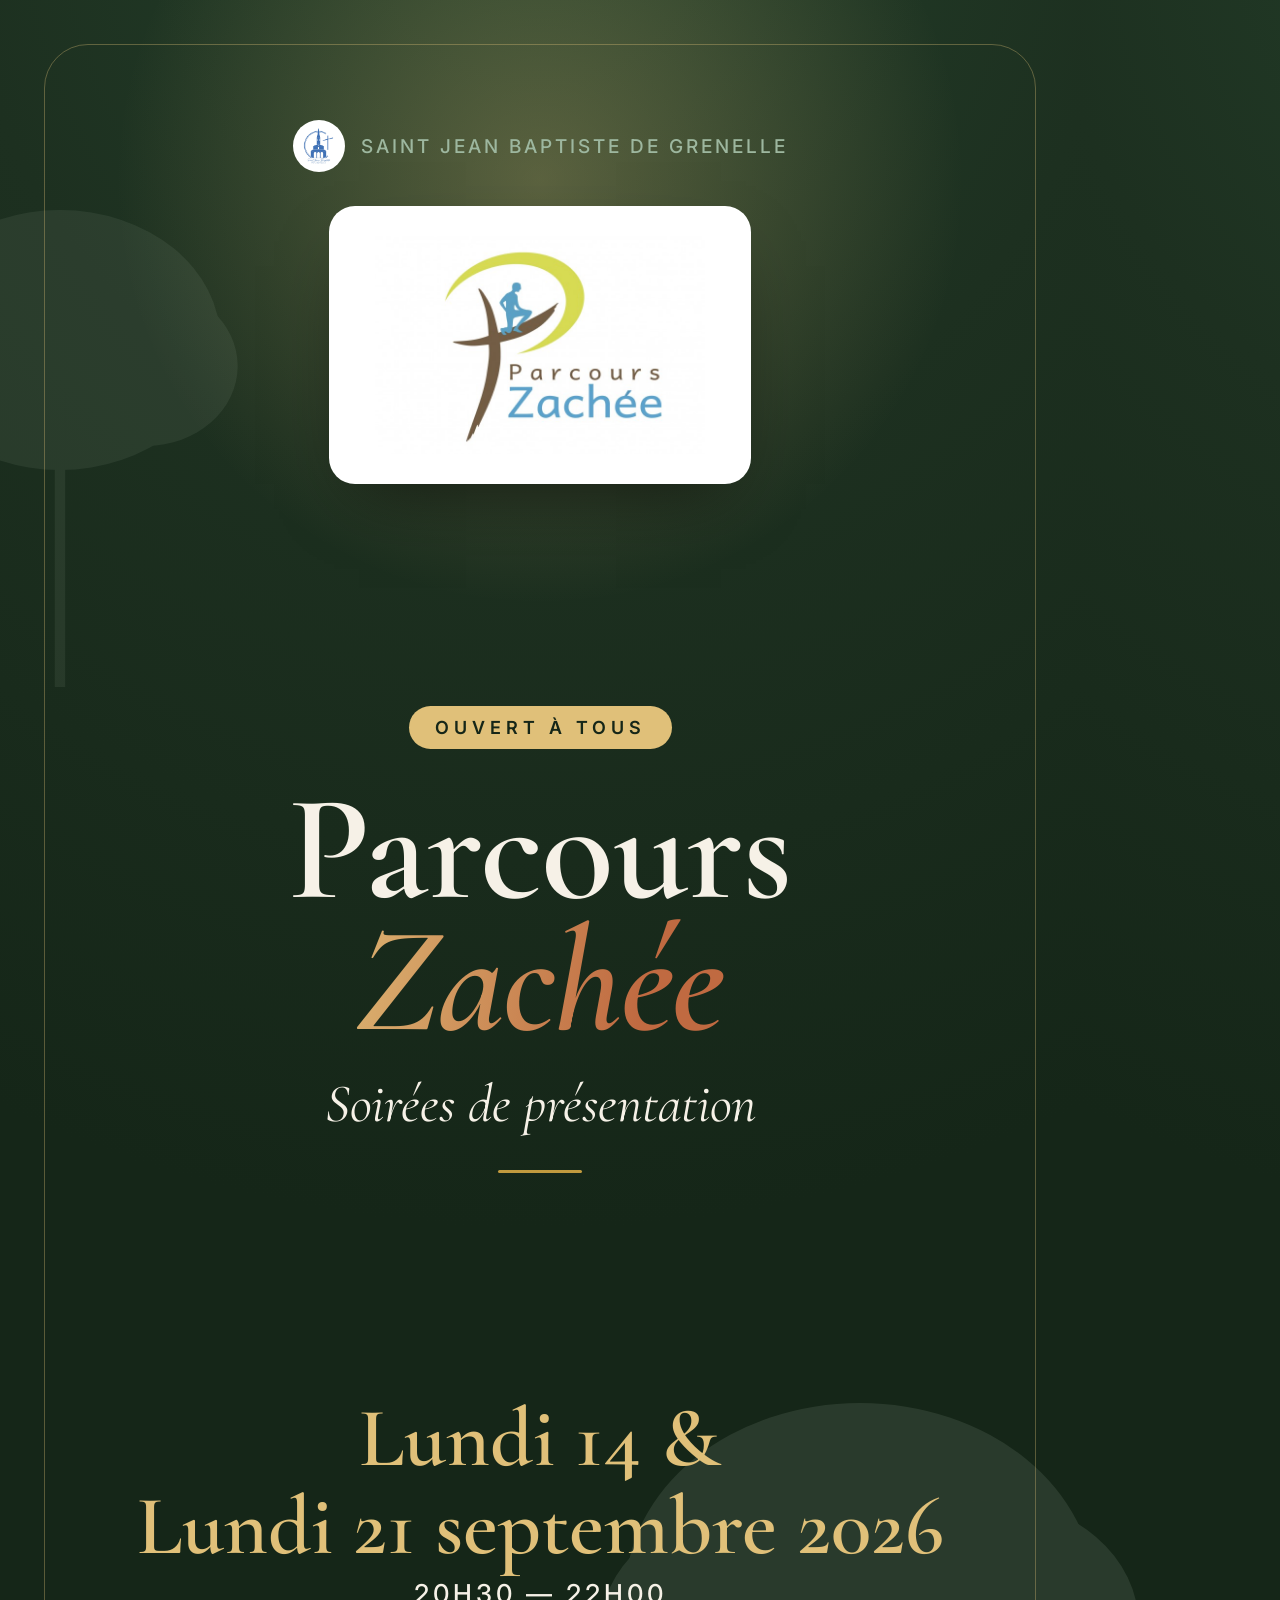
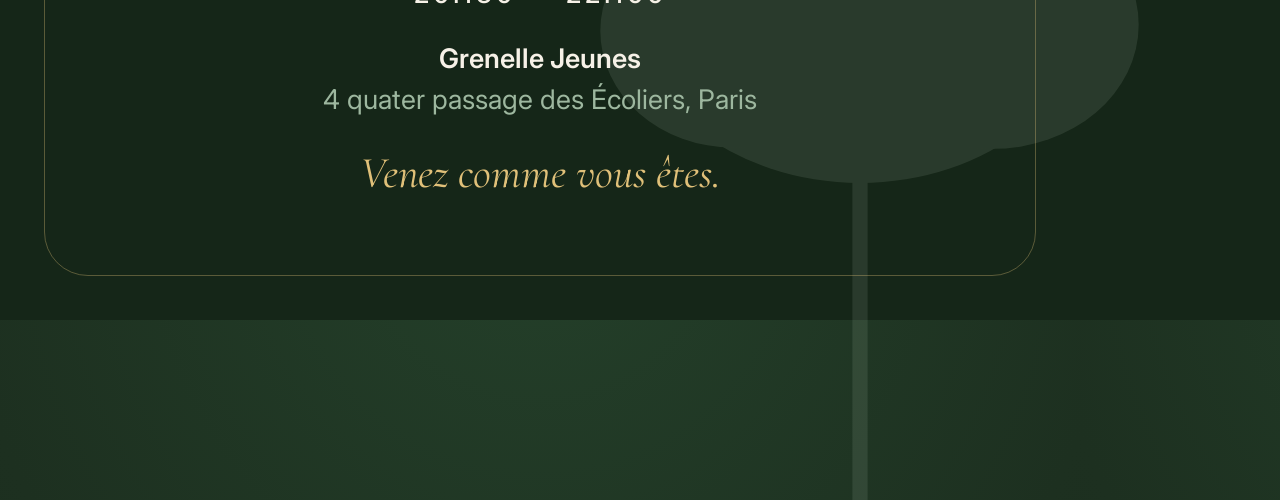
<file: social/story-1.html>
<!DOCTYPE html>
<html lang="fr">
<head>
<meta charset="UTF-8" />
<link rel="preconnect" href="https://fonts.googleapis.com" />
<link rel="preconnect" href="https://fonts.gstatic.com" crossorigin />
<link href="https://fonts.googleapis.com/css2?family=Cormorant+Garamond:ital,wght@0,500;0,600;0,700;1,500;1,600&family=Inter:wght@400;500;600&display=swap" rel="stylesheet" />
<style>
  :root{
    --green-900:#152618; --green-800:#1d3020; --green-700:#2d4530; --green-600:#3f6142;
    --green-300:#9db79f; --cream:#f6f1e7; --gold:#c19a3e; --gold-soft:#e0c079; --terra:#c06a41;
    --serif:"Cormorant Garamond",Georgia,serif; --sans:"Inter",system-ui,sans-serif;
  }
  *{margin:0;padding:0;box-sizing:border-box;}
  html,body{width:1080px;height:1920px;}
  body{
    font-family:var(--sans);
    background:radial-gradient(120% 70% at 50% -6%, #24402a 0%, var(--green-800) 45%, var(--green-900) 100%);
    color:var(--cream);
    position:relative;overflow:hidden;
    display:flex;flex-direction:column;align-items:center;
    padding:120px 96px;text-align:center;
  }
  .glow{position:absolute;top:-320px;left:50%;transform:translateX(-50%);width:1000px;height:1000px;
    background:radial-gradient(circle, rgba(224,192,121,.30), rgba(224,192,121,0) 60%);}
  .tree{position:absolute;right:-160px;bottom:-180px;width:760px;opacity:.10;}
  .tree2{position:absolute;left:-200px;top:80px;width:520px;opacity:.07;transform:scaleX(-1);}
  .frame{position:absolute;inset:44px;border:1.5px solid rgba(224,192,121,.34);border-radius:44px;pointer-events:none;}
  .content{position:relative;z-index:2;display:flex;flex-direction:column;align-items:center;height:100%;width:100%;justify-content:space-between;}

  .top{display:flex;flex-direction:column;align-items:center;gap:34px;}
  .parish{display:flex;align-items:center;gap:16px;}
  .parish img{width:52px;height:52px;object-fit:contain;background:#fff;border-radius:50%;padding:7px;}
  .parish span{font-size:19px;letter-spacing:3px;text-transform:uppercase;color:var(--green-300);font-weight:500;}

  .logo{background:#fff;border-radius:26px;padding:30px 46px;box-shadow:0 30px 70px -30px rgba(0,0,0,.6);}
  .logo img{width:330px;display:block;}

  .mid{display:flex;flex-direction:column;align-items:center;}
  .eyebrow{display:inline-block;font-size:18px;letter-spacing:5px;text-transform:uppercase;font-weight:600;
    color:var(--green-900);background:var(--gold-soft);padding:11px 26px;border-radius:999px;margin-bottom:34px;}
  h1{font-family:var(--serif);font-weight:600;font-size:150px;line-height:.88;letter-spacing:-1px;}
  h1 em{font-style:italic;display:block;
    background:linear-gradient(100deg,var(--gold-soft),var(--terra) 70%);-webkit-background-clip:text;background-clip:text;color:transparent;}
  .subtitle{font-family:var(--serif);font-style:italic;font-size:54px;color:var(--cream);margin-top:24px;}
  .divider{width:84px;height:3px;background:var(--gold);border-radius:3px;margin:34px auto 0;}

  .dates{display:flex;flex-direction:column;align-items:center;gap:8px;}
  .dates .day{font-family:var(--serif);font-weight:600;font-size:84px;color:var(--gold-soft);line-height:1.04;}
  .dates .hour{font-size:26px;letter-spacing:4px;text-transform:uppercase;color:var(--cream);font-weight:500;}
  .place{font-size:27px;color:var(--green-300);margin-top:30px;line-height:1.5;}
  .place strong{color:var(--cream);font-weight:600;}
  .cta{margin-top:26px;font-family:var(--serif);font-style:italic;font-size:44px;color:var(--gold-soft);}
</style>
</head>
<body>
  <div class="glow"></div>
  <svg class="tree" viewBox="0 0 600 700"><g fill="#dcecd8"><ellipse cx="300" cy="300" rx="185" ry="150"/><ellipse cx="200" cy="330" rx="105" ry="92"/><ellipse cx="405" cy="325" rx="115" ry="98"/></g><path d="M300 700 L300 360" stroke="#dcecd8" stroke-width="12" stroke-linecap="round"/></svg>
  <svg class="tree2" viewBox="0 0 600 700"><g fill="#dcecd8"><ellipse cx="300" cy="300" rx="185" ry="150"/><ellipse cx="200" cy="330" rx="105" ry="92"/><ellipse cx="405" cy="325" rx="115" ry="98"/></g><path d="M300 700 L300 360" stroke="#dcecd8" stroke-width="12" stroke-linecap="round"/></svg>
  <div class="frame"></div>

  <div class="content">
    <div class="top">
      <div class="parish">
        <img src="../assets/logo-sjbg.png" alt="" />
        <span>Saint Jean Baptiste de Grenelle</span>
      </div>
      <div class="logo"><img src="../assets/logo-zachee.jpg" alt="Parcours Zachée" /></div>
    </div>

    <div class="mid">
      <span class="eyebrow">Ouvert à tous</span>
      <h1>Parcours<em>Zachée</em></h1>
      <p class="subtitle">Soirées de présentation</p>
      <div class="divider"></div>
    </div>

    <div class="mid">
      <div class="dates">
        <span class="day">Lundi 14 &amp;<br/>Lundi 21 septembre 2026</span>
        <span class="hour">20h30 — 22h00</span>
      </div>
      <p class="place"><strong>Grenelle Jeunes</strong><br/>4 quater passage des Écoliers, Paris</p>
      <p class="cta">Venez comme vous êtes.</p>
    </div>
  </div>
</body>
</html>
</file>
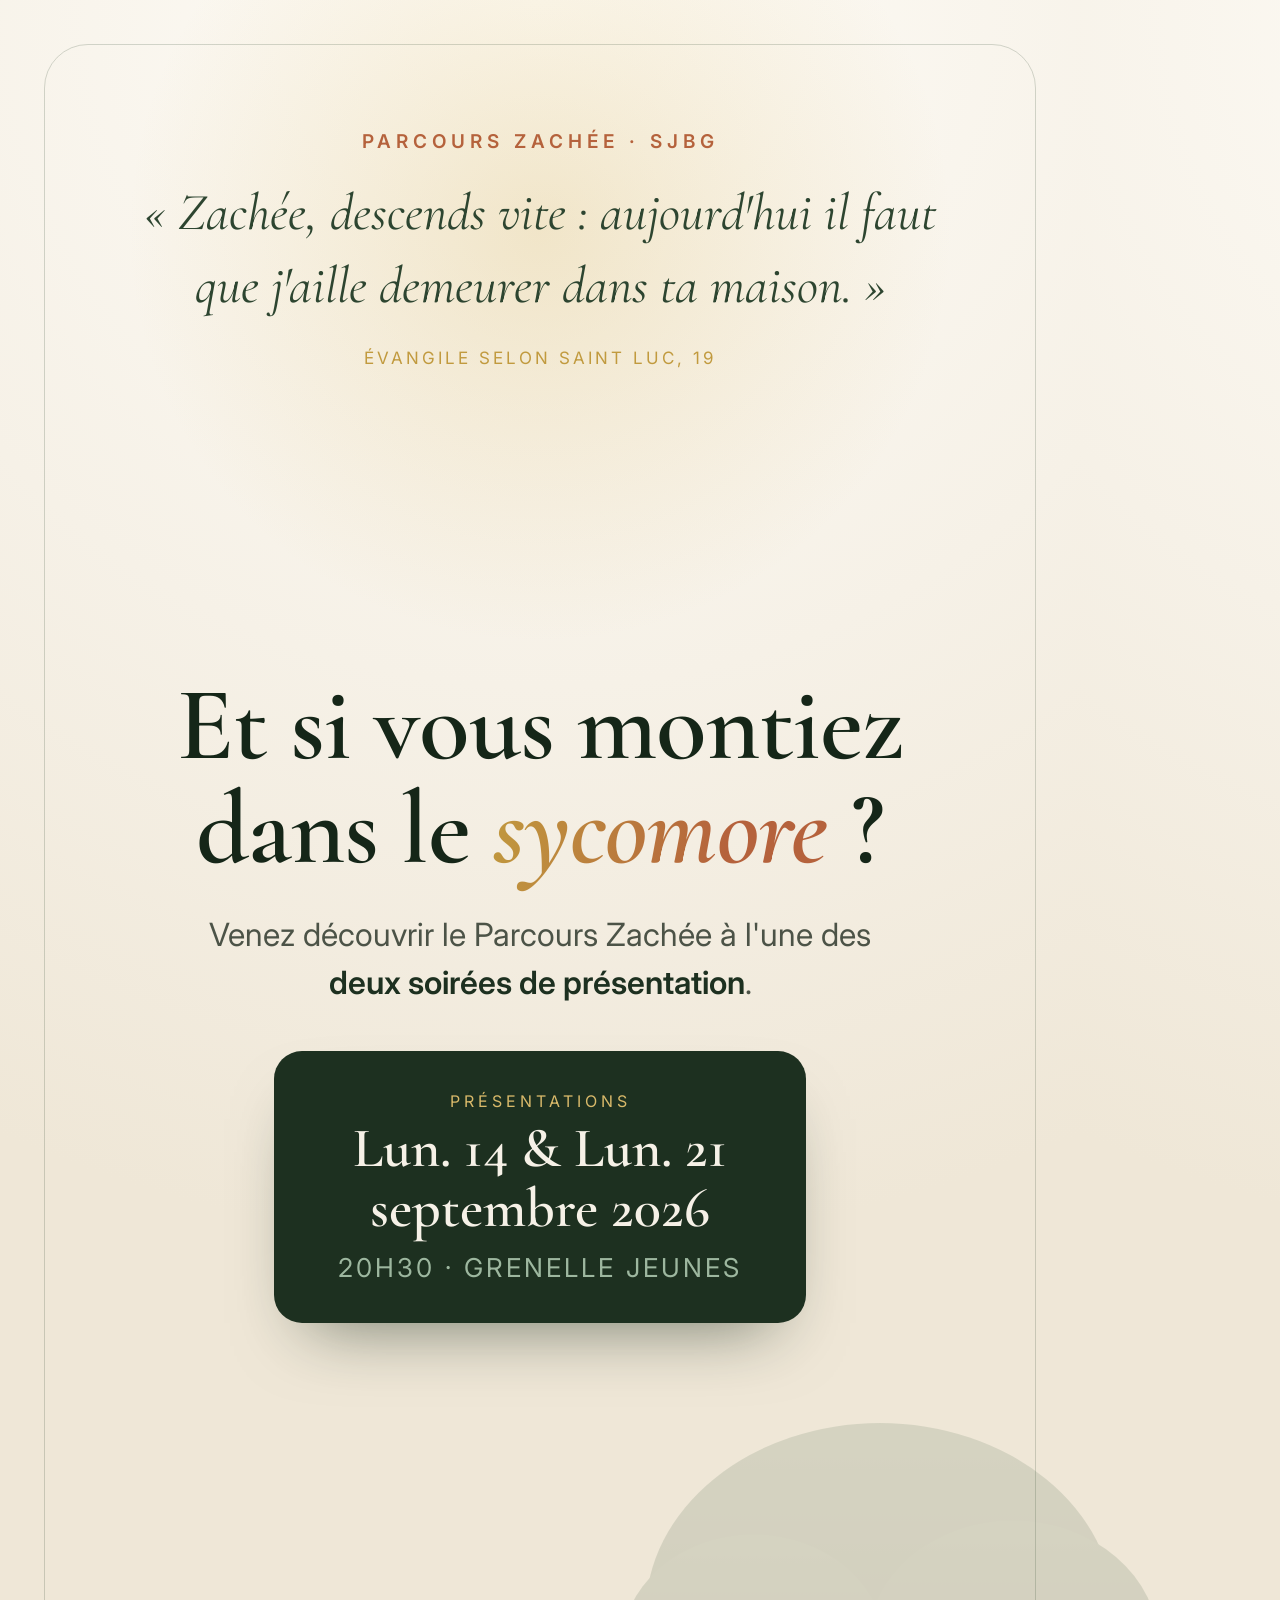
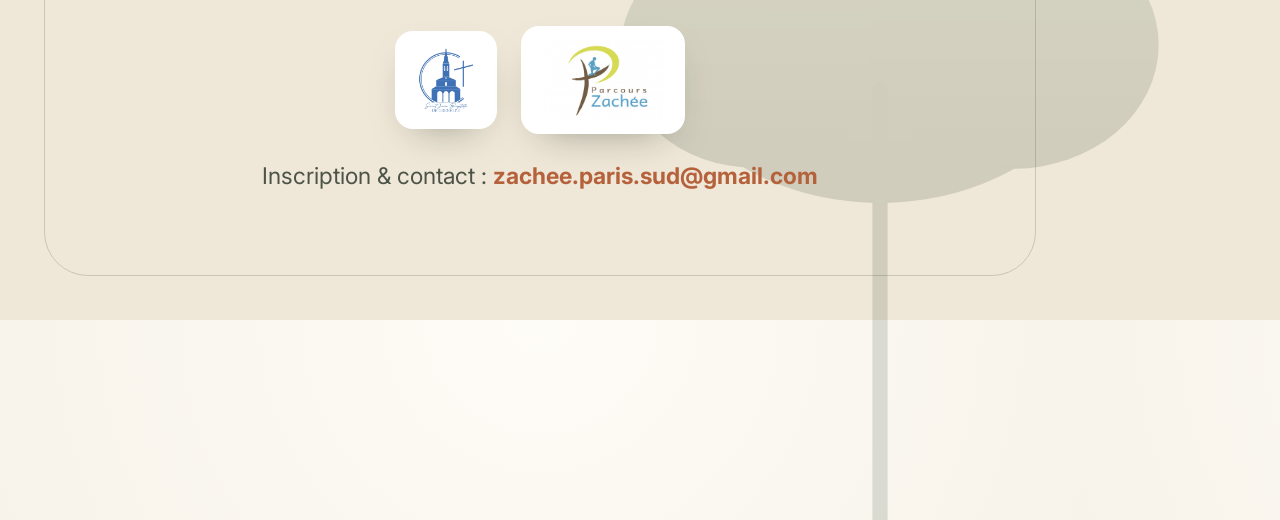
<file: social/story-2.html>
<!DOCTYPE html>
<html lang="fr">
<head>
<meta charset="UTF-8" />
<link rel="preconnect" href="https://fonts.googleapis.com" />
<link rel="preconnect" href="https://fonts.gstatic.com" crossorigin />
<link href="https://fonts.googleapis.com/css2?family=Cormorant+Garamond:ital,wght@0,500;0,600;0,700;1,500;1,600&family=Inter:wght@400;500;600&display=swap" rel="stylesheet" />
<style>
  :root{
    --green-900:#152618; --green-800:#1d3020; --green-700:#2d4530; --green-600:#3f6142;
    --green-300:#9db79f; --cream:#f6f1e7; --cream-2:#efe7d7; --paper:#fbf8f1;
    --ink:#24281f; --ink-soft:#4c5347; --gold:#c19a3e; --gold-soft:#d9b96a; --terra:#b5623c;
    --serif:"Cormorant Garamond",Georgia,serif; --sans:"Inter",system-ui,sans-serif;
  }
  *{margin:0;padding:0;box-sizing:border-box;}
  html,body{width:1080px;height:1920px;}
  body{
    font-family:var(--sans);
    background:radial-gradient(120% 65% at 50% 0%, #fefcf7 0%, var(--cream) 55%, var(--cream-2) 100%);
    color:var(--ink);
    position:relative;overflow:hidden;
    display:flex;flex-direction:column;align-items:center;justify-content:space-between;
    padding:130px 100px;text-align:center;
  }
  .glow{position:absolute;top:-240px;left:50%;transform:translateX(-50%);width:940px;height:940px;
    background:radial-gradient(circle, rgba(217,185,106,.30), rgba(217,185,106,0) 62%);}
  .tree{position:absolute;right:-180px;bottom:-200px;width:760px;opacity:.14;}
  .frame{position:absolute;inset:44px;border:1.5px solid rgba(45,69,48,.2);border-radius:44px;pointer-events:none;}
  .content{position:relative;z-index:2;display:flex;flex-direction:column;align-items:center;height:100%;width:100%;justify-content:space-between;}

  .kicker{font-size:19px;letter-spacing:5px;text-transform:uppercase;font-weight:600;color:var(--terra);}
  .verse{font-family:var(--serif);font-style:italic;font-size:52px;line-height:1.4;color:var(--green-700);max-width:820px;margin-top:24px;}
  .verse .ref{display:block;font-style:normal;font-family:var(--sans);font-size:17px;letter-spacing:3px;
    text-transform:uppercase;color:var(--gold);margin-top:24px;}

  .mid{display:flex;flex-direction:column;align-items:center;}
  h1{font-family:var(--serif);font-weight:600;font-size:104px;line-height:1;letter-spacing:-1px;color:var(--green-900);max-width:900px;}
  h1 em{font-style:italic;
    background:linear-gradient(100deg,var(--gold),var(--terra) 70%);-webkit-background-clip:text;background-clip:text;color:transparent;}
  .lead{font-size:32px;color:var(--ink-soft);margin-top:30px;max-width:720px;line-height:1.5;}
  .lead strong{color:var(--green-800);font-weight:600;}

  .datecard{display:flex;flex-direction:column;align-items:center;gap:8px;background:var(--green-800);color:var(--cream);
    padding:40px 64px;border-radius:28px;margin-top:44px;box-shadow:0 34px 70px -34px rgba(24,42,27,.6);}
  .datecard .lbl{font-size:16px;letter-spacing:4px;text-transform:uppercase;color:var(--gold-soft);}
  .datecard .val{font-family:var(--serif);font-weight:600;font-size:56px;line-height:1.06;}
  .datecard .hour{font-size:26px;letter-spacing:3px;text-transform:uppercase;color:var(--green-300);margin-top:6px;}

  .bottom{display:flex;flex-direction:column;align-items:center;gap:28px;}
  .logos{display:flex;align-items:center;gap:24px;}
  .logos .chip{background:#fff;border-radius:18px;padding:14px 22px;box-shadow:0 16px 40px -22px rgba(24,42,27,.5);display:grid;place-items:center;}
  .logos .chip img{display:block;object-fit:contain;}
  .contact{font-size:23px;color:var(--ink-soft);}
  .contact strong{color:var(--terra);}
</style>
</head>
<body>
  <div class="glow"></div>
  <svg class="tree" viewBox="0 0 600 700"><defs><linearGradient id="g" x1="0" y1="0" x2="0" y2="1"><stop offset="0" stop-color="#3f6142"/><stop offset="1" stop-color="#1f3322"/></linearGradient></defs><g fill="url(#g)"><ellipse cx="300" cy="300" rx="185" ry="150"/><ellipse cx="200" cy="330" rx="105" ry="92"/><ellipse cx="405" cy="325" rx="115" ry="98"/></g><path d="M300 700 L300 360" stroke="#223524" stroke-width="12" stroke-linecap="round"/></svg>
  <div class="frame"></div>

  <div class="content">
    <div class="mid">
      <span class="kicker">Parcours Zachée · SJBG</span>
      <p class="verse">«&nbsp;Zachée, descends vite&nbsp;: aujourd'hui il faut que j'aille demeurer dans ta maison.&nbsp;»
        <span class="ref">Évangile selon saint Luc, 19</span></p>
    </div>

    <div class="mid">
      <h1>Et si vous montiez dans le <em>sycomore</em>&nbsp;?</h1>
      <p class="lead">Venez découvrir le Parcours Zachée à l'une des <strong>deux soirées de présentation</strong>.</p>
      <div class="datecard">
        <div class="lbl">Présentations</div>
        <div class="val">Lun. 14 &amp; Lun. 21<br/>septembre 2026</div>
        <div class="hour">20h30 · Grenelle Jeunes</div>
      </div>
    </div>

    <div class="bottom">
      <div class="logos">
        <span class="chip"><img src="../assets/logo-sjbg.png" width="58" height="70" alt="" /></span>
        <span class="chip"><img src="../assets/logo-zachee.jpg" width="120" height="80" alt="" /></span>
      </div>
      <p class="contact">Inscription &amp; contact&nbsp;: <strong>zachee.paris.sud@gmail.com</strong></p>
    </div>
  </div>
</body>
</html>
</file>
<file: css/styles.css>
/* =========================================================
   Parcours Zachée — Design System 2026
   Palette : sycomore (vert profond) · or lumière · crème · terracotta
   ========================================================= */

:root {
  --green-900: #182a1b;
  --green-800: #223524;
  --green-700: #2d4530;
  --green-600: #3f6142;
  --green-300: #9db79f;

  --cream: #f6f1e7;
  --cream-2: #efe7d7;
  --paper: #fbf8f1;
  --ink: #24281f;
  --ink-soft: #4c5347;

  --gold: #c19a3e;
  --gold-soft: #d9b96a;
  --terra: #b5623c;

  --radius: 18px;
  --radius-lg: 28px;
  --maxw: 1160px;
  --shadow: 0 20px 60px -28px rgba(24, 42, 27, .35);
  --shadow-soft: 0 12px 40px -24px rgba(24, 42, 27, .3);

  --serif: "Cormorant Garamond", Georgia, serif;
  --sans: "Inter", system-ui, -apple-system, sans-serif;

  --ease: cubic-bezier(.22, 1, .36, 1);
}

* { box-sizing: border-box; margin: 0; padding: 0; }

html { scroll-behavior: smooth; }

body {
  font-family: var(--sans);
  background: var(--cream);
  color: var(--ink);
  line-height: 1.65;
  -webkit-font-smoothing: antialiased;
  overflow-x: hidden;
}

img, svg { display: block; max-width: 100%; }
a { color: inherit; text-decoration: none; }
em { font-style: italic; }

::selection { background: var(--gold-soft); color: var(--green-900); }

/* ---------- Scroll progress ---------- */
.scroll-progress {
  position: fixed;
  top: 0; left: 0;
  height: 3px;
  width: 0%;
  background: linear-gradient(90deg, var(--gold), var(--terra));
  z-index: 200;
  transition: width .1s linear;
}

/* ---------- Navigation ---------- */
.nav {
  position: fixed;
  top: 0; left: 0; right: 0;
  z-index: 100;
  transition: background .4s var(--ease), box-shadow .4s var(--ease), padding .4s var(--ease);
  padding: 22px 0;
}
.nav.is-scrolled {
  background: rgba(246, 241, 231, .82);
  backdrop-filter: blur(14px);
  -webkit-backdrop-filter: blur(14px);
  box-shadow: 0 1px 0 rgba(45, 69, 48, .08);
  padding: 12px 0;
}
.nav__inner {
  max-width: var(--maxw);
  margin: 0 auto;
  padding: 0 28px;
  display: flex;
  align-items: center;
  justify-content: space-between;
}
.nav__brand { display: flex; align-items: center; gap: 11px; }
.nav__mark {
  width: 40px; height: 40px;
  display: grid; place-items: center;
  border-radius: 50%;
  overflow: hidden;
  background: #fff;
  box-shadow: 0 4px 14px -6px rgba(24,42,27,.4);
  transition: transform .5s var(--ease);
}
.nav__mark img { width: 30px; height: 30px; object-fit: contain; }
.nav__brand:hover .nav__mark { transform: rotate(-6deg) scale(1.06); }
.nav__name {
  font-family: var(--serif);
  font-weight: 600;
  font-size: 1.42rem;
  letter-spacing: .5px;
  color: var(--green-800);
  line-height: 1;
}
.nav__name em {
  font-style: normal;
  font-family: var(--sans);
  font-weight: 500;
  font-size: .62rem;
  letter-spacing: 3px;
  text-transform: uppercase;
  color: var(--gold);
  margin-left: 7px;
  vertical-align: middle;
}
.nav.is-scrolled .nav__name { color: var(--green-800); }

.nav__links { display: flex; align-items: center; gap: 30px; }
.nav__links a {
  font-size: .82rem;
  font-weight: 500;
  letter-spacing: .3px;
  color: var(--green-800);
  position: relative;
  padding: 4px 0;
  transition: color .3s;
}
.nav__links a:not(.nav__cta)::after {
  content: "";
  position: absolute;
  left: 0; bottom: -2px;
  width: 0; height: 1.5px;
  background: var(--gold);
  transition: width .35s var(--ease);
}
.nav__links a:not(.nav__cta):hover::after { width: 100%; }
.nav__links a:not(.nav__cta):hover { color: var(--terra); }

.nav__cta {
  background: var(--green-700);
  color: var(--cream) !important;
  padding: 10px 20px;
  border-radius: 999px;
  transition: transform .3s var(--ease), background .3s;
}
.nav__cta:hover { background: var(--green-800); transform: translateY(-2px); }

.nav__burger {
  display: none;
  flex-direction: column;
  gap: 5px;
  background: none; border: none; cursor: pointer;
  padding: 6px;
}
.nav__burger span {
  width: 26px; height: 2px;
  background: var(--green-800);
  border-radius: 2px;
  transition: transform .4s var(--ease), opacity .3s;
}
.nav__burger.is-open span:nth-child(1) { transform: translateY(7px) rotate(45deg); }
.nav__burger.is-open span:nth-child(2) { opacity: 0; }
.nav__burger.is-open span:nth-child(3) { transform: translateY(-7px) rotate(-45deg); }

/* ---------- Buttons ---------- */
.btn {
  display: inline-flex;
  align-items: center;
  justify-content: center;
  font-weight: 500;
  font-size: .92rem;
  letter-spacing: .3px;
  padding: 15px 30px;
  border-radius: 999px;
  transition: transform .4s var(--ease), box-shadow .4s var(--ease), background .3s;
  will-change: transform;
}
.btn--primary {
  background: var(--green-700);
  color: var(--cream);
  box-shadow: var(--shadow-soft);
}
.btn--primary:hover { transform: translateY(-3px); background: var(--green-800); box-shadow: 0 22px 44px -20px rgba(24,42,27,.55); }
.btn--ghost {
  border: 1.5px solid rgba(45, 69, 48, .28);
  color: var(--green-800);
}
.btn--ghost:hover { border-color: var(--green-700); transform: translateY(-3px); background: rgba(45,69,48,.05); }
.btn--lg { font-size: 1.02rem; padding: 18px 38px; }

/* ---------- Hero ---------- */
.hero {
  position: relative;
  min-height: 100vh;
  display: flex;
  flex-direction: column;
  justify-content: center;
  padding: 140px 28px 90px;
  overflow: hidden;
  background:
    radial-gradient(120% 80% at 50% 0%, #fefcf7 0%, var(--cream) 55%, var(--cream-2) 100%);
}
.hero__bg { position: absolute; inset: 0; z-index: 0; }
.hero__glow {
  position: absolute;
  top: -10%; left: 50%;
  transform: translateX(-50%);
  width: 70vw; height: 70vw;
  max-width: 900px; max-height: 900px;
  background: radial-gradient(circle, rgba(217,185,106,.28) 0%, rgba(217,185,106,0) 62%);
  filter: blur(10px);
  animation: pulse 9s ease-in-out infinite;
}
@keyframes pulse {
  0%, 100% { opacity: .7; transform: translateX(-50%) scale(1); }
  50% { opacity: 1; transform: translateX(-50%) scale(1.08); }
}
.hero__tree {
  position: absolute;
  right: -60px; bottom: -40px;
  width: min(560px, 52vw);
  height: auto;
  opacity: .16;
}
.tree-trunk, .tree-branch {
  stroke: var(--green-800);
  fill: none;
  stroke-width: 10;
  stroke-linecap: round;
}
.tree-branch { stroke-width: 7; }
.tree-canopy { transform-origin: center; animation: sway 8s ease-in-out infinite; }
.tree-canopy--2 { animation-delay: -2s; }
.tree-canopy--3 { animation-delay: -4s; }
@keyframes sway {
  0%, 100% { transform: rotate(-1.5deg); }
  50% { transform: rotate(1.5deg); }
}

.hero__content {
  position: relative;
  z-index: 2;
  max-width: var(--maxw);
  margin: 0 auto;
  width: 100%;
}
.hero__logo {
  display: inline-block;
  background: #fff;
  padding: 18px 26px;
  border-radius: var(--radius);
  box-shadow: var(--shadow-soft);
  margin-bottom: 26px;
  transition: transform .5s var(--ease), box-shadow .5s var(--ease);
}
.hero__logo:hover { transform: translateY(-4px); box-shadow: var(--shadow); }
.hero__logo img { width: 220px; height: auto; }
.hero__eyebrow {
  font-size: .78rem;
  font-weight: 600;
  letter-spacing: 3.5px;
  text-transform: uppercase;
  color: var(--terra);
  margin-bottom: 22px;
}
.hero__title {
  font-family: var(--serif);
  font-weight: 600;
  line-height: .92;
  color: var(--green-900);
  font-size: clamp(3.4rem, 12vw, 8.4rem);
  letter-spacing: -1px;
}
.hero__title span { display: block; }
.hero__title-em {
  font-style: italic;
  color: transparent;
  background: linear-gradient(100deg, var(--gold) 0%, var(--terra) 60%, var(--green-600) 100%);
  -webkit-background-clip: text;
  background-clip: text;
}
.hero__lead {
  font-family: var(--serif);
  font-size: clamp(1.3rem, 2.6vw, 1.85rem);
  line-height: 1.45;
  color: var(--ink-soft);
  max-width: 640px;
  margin: 30px 0 38px;
}
.hero__lead em { color: var(--green-700); font-weight: 500; }
.hero__actions { display: flex; gap: 16px; flex-wrap: wrap; margin-bottom: 54px; }

.hero__meta {
  display: flex;
  gap: 40px;
  flex-wrap: wrap;
  align-items: center;
  padding-top: 30px;
  border-top: 1px solid rgba(45, 69, 48, .16);
}
.hero__meta-item { display: flex; flex-direction: column; gap: 4px; }
.hero__meta-k {
  font-size: .68rem; letter-spacing: 2px; text-transform: uppercase;
  color: var(--gold); font-weight: 600;
}
.hero__meta-v { font-size: .96rem; color: var(--green-800); font-weight: 500; }
.hero__tag {
  display: inline-block;
  font-size: .74rem; letter-spacing: 2px; text-transform: uppercase; font-weight: 600;
  color: var(--cream);
  background: var(--terra);
  padding: 8px 16px;
  border-radius: 999px;
}

.hero__scroll {
  position: absolute;
  bottom: 30px; left: 50%;
  transform: translateX(-50%);
  z-index: 2;
  width: 26px; height: 42px;
  border: 1.5px solid rgba(45,69,48,.4);
  border-radius: 999px;
  display: grid; place-items: start center;
  padding-top: 8px;
}
.hero__scroll span {
  width: 4px; height: 8px;
  border-radius: 4px;
  background: var(--green-700);
  animation: scrolldot 1.8s var(--ease) infinite;
}
@keyframes scrolldot {
  0% { transform: translateY(0); opacity: 0; }
  30% { opacity: 1; }
  100% { transform: translateY(16px); opacity: 0; }
}

/* ---------- Verse ---------- */
.verse {
  background: var(--green-800);
  color: var(--cream);
  padding: clamp(70px, 10vw, 120px) 28px;
  text-align: center;
  position: relative;
  overflow: hidden;
}
.verse::before {
  content: "";
  position: absolute; inset: 0;
  background: radial-gradient(70% 120% at 50% 0%, rgba(217,185,106,.14), transparent 60%);
}
.verse__inner { position: relative; max-width: 860px; margin: 0 auto; }
.verse__text {
  font-family: var(--serif);
  font-style: italic;
  font-size: clamp(1.6rem, 4.2vw, 3rem);
  line-height: 1.32;
  font-weight: 500;
}
.verse__text span { color: var(--gold-soft); }
.verse__ref {
  margin-top: 26px;
  font-size: .78rem; letter-spacing: 3px; text-transform: uppercase;
  color: var(--green-300);
}

/* ---------- Sections ---------- */
.section {
  padding: clamp(80px, 11vw, 150px) 28px;
  max-width: var(--maxw);
  margin: 0 auto;
}
.section--tint { max-width: none; background: var(--paper); }
.section--tint > * { max-width: var(--maxw); margin-left: auto; margin-right: auto; }
.section--dark {
  max-width: none;
  background: linear-gradient(160deg, var(--green-900), var(--green-800));
  color: var(--cream);
}
.section--dark > * { max-width: var(--maxw); margin-left: auto; margin-right: auto; }

.section__head { max-width: 720px; margin-bottom: 60px; }
.kicker {
  display: inline-block;
  font-size: .74rem; letter-spacing: 3px; text-transform: uppercase; font-weight: 600;
  color: var(--terra);
  margin-bottom: 16px;
}
.kicker--light { color: var(--gold-soft); }
.section__head h2 {
  font-family: var(--serif);
  font-weight: 600;
  font-size: clamp(2.1rem, 5vw, 3.4rem);
  line-height: 1.08;
  color: var(--green-900);
  letter-spacing: -.5px;
}
.section--dark .section__head h2 { color: var(--cream); }
.section__intro {
  margin-top: 20px;
  font-size: 1.1rem;
  color: var(--ink-soft);
  max-width: 620px;
}
.section__intro--light { color: var(--green-300); }

/* ---------- Presentation prose + facts ---------- */
.prose-grid {
  display: grid;
  grid-template-columns: 1.4fr 1fr;
  gap: 60px;
  align-items: start;
}
.prose p {
  font-size: 1.12rem;
  color: var(--ink-soft);
  margin-bottom: 20px;
}
.prose strong { color: var(--green-800); font-weight: 600; }

.facts {
  display: grid;
  grid-template-columns: 1fr 1fr;
  gap: 18px;
}
.fact {
  background: var(--paper);
  border: 1px solid rgba(45,69,48,.1);
  border-radius: var(--radius);
  padding: 26px 22px;
  transition: transform .4s var(--ease), box-shadow .4s var(--ease);
}
.fact:hover { transform: translateY(-5px); box-shadow: var(--shadow-soft); }
.fact__num {
  display: block;
  font-family: var(--serif);
  font-size: 3rem;
  font-weight: 600;
  line-height: 1;
  color: var(--terra);
}
.fact__label { font-size: .86rem; color: var(--ink-soft); margin-top: 6px; display: block; }

/* ---------- Chips ---------- */
.chips { display: flex; flex-wrap: wrap; gap: 14px; }
.chip {
  list-style: none;
  font-family: var(--serif);
  font-size: 1.3rem;
  color: var(--green-800);
  background: var(--cream);
  border: 1px solid rgba(45,69,48,.14);
  padding: 12px 26px;
  border-radius: 999px;
  transition: transform .4s var(--ease), background .3s, color .3s;
}
.chip:hover { transform: translateY(-4px) rotate(-1deg); background: var(--green-700); color: var(--cream); }

/* ---------- Pillars ---------- */
.pillars {
  display: grid;
  grid-template-columns: repeat(4, 1fr);
  gap: 22px;
}
.pillar {
  background: var(--paper);
  border: 1px solid rgba(45,69,48,.1);
  border-radius: var(--radius-lg);
  padding: 34px 26px;
  transition: transform .45s var(--ease), box-shadow .45s var(--ease);
}
.pillar:hover { transform: translateY(-8px); box-shadow: var(--shadow); }
.pillar__ic {
  display: grid; place-items: center;
  width: 54px; height: 54px;
  border-radius: 16px;
  background: linear-gradient(150deg, var(--green-600), var(--green-800));
  color: var(--gold-soft);
  font-size: 1.4rem;
  margin-bottom: 20px;
}
.pillar h3 {
  font-family: var(--serif);
  font-size: 1.5rem;
  font-weight: 600;
  color: var(--green-900);
  margin-bottom: 8px;
}
.pillar p { font-size: .95rem; color: var(--ink-soft); }

/* ---------- Instruments (boussole/compas) ---------- */
.instruments {
  display: grid;
  grid-template-columns: 1fr 1fr;
  gap: 30px;
}
.instrument {
  background: rgba(255,255,255,.05);
  border: 1px solid rgba(217,185,106,.22);
  border-radius: var(--radius-lg);
  padding: 40px;
  backdrop-filter: blur(4px);
}
.instrument__head { margin-bottom: 26px; }
.instrument__badge {
  display: inline-block;
  font-family: var(--serif);
  font-size: 1.7rem;
  font-weight: 600;
  color: var(--gold-soft);
  padding-bottom: 6px;
  border-bottom: 2px solid var(--gold);
}
.instrument__badge--alt { color: #e0b48d; border-color: var(--terra); }
.instrument__sub { margin-top: 14px; color: var(--green-300); font-size: .95rem; }

.theme-list { list-style: none; display: flex; flex-direction: column; gap: 4px; }
.theme {
  display: flex;
  align-items: center;
  gap: 18px;
  padding: 16px 14px;
  border-radius: 12px;
  transition: background .3s, transform .3s var(--ease);
}
.theme:hover { background: rgba(217,185,106,.1); transform: translateX(6px); }
.theme__no {
  flex: none;
  width: 38px; height: 38px;
  display: grid; place-items: center;
  border-radius: 50%;
  border: 1px solid rgba(217,185,106,.4);
  font-family: var(--serif);
  font-size: 1.2rem;
  color: var(--gold-soft);
}
.theme__t { font-size: 1.06rem; color: var(--cream); font-weight: 400; }

/* ---------- Timeline ---------- */
.timeline { position: relative; padding-left: 8px; }
.timeline__line {
  position: absolute;
  left: 7px; top: 6px; bottom: 6px;
  width: 2px;
  background: linear-gradient(var(--gold), rgba(193,154,62,.15));
}
.timeline__list { list-style: none; display: flex; flex-direction: column; gap: 6px; }
.tl {
  position: relative;
  padding: 14px 0 14px 34px;
  display: flex;
  flex-wrap: wrap;
  align-items: baseline;
  gap: 4px 18px;
  border-bottom: 1px solid rgba(45,69,48,.08);
}
.tl__dot {
  position: absolute;
  left: -1px; top: 20px;
  width: 16px; height: 16px;
  border-radius: 50%;
  background: var(--cream);
  border: 3px solid var(--gold);
  transition: transform .4s var(--ease), background .3s;
}
.tl:hover .tl__dot { transform: scale(1.25); background: var(--gold); }
.tl time {
  font-family: var(--serif);
  font-size: 1.35rem;
  font-weight: 600;
  color: var(--green-800);
  min-width: 130px;
}
.tl p { font-size: .98rem; color: var(--ink-soft); }
.tl--highlight { background: linear-gradient(90deg, rgba(181,98,60,.09), transparent); border-radius: 10px; }
.tl--highlight time { color: var(--terra); }
.tl--highlight .tl__dot { border-color: var(--terra); background: var(--terra); }
.tl--highlight p { color: var(--green-800); font-weight: 500; }

/* ---------- Testimony ---------- */
.testimony {
  max-width: 820px;
  position: relative;
}
.testimony::before {
  content: "\201C";
  font-family: var(--serif);
  font-size: 8rem;
  line-height: 1;
  color: rgba(193,154,62,.28);
  position: absolute;
  top: -40px; left: -14px;
}
.testimony__body p {
  font-family: var(--serif);
  font-size: clamp(1.3rem, 2.6vw, 1.7rem);
  line-height: 1.5;
  color: var(--green-900);
  margin-bottom: 22px;
  position: relative;
}
.testimony__body strong { color: var(--terra); font-weight: 600; }
.testimony__by {
  display: flex; flex-direction: column; gap: 2px;
  margin-top: 26px; padding-left: 22px;
  border-left: 3px solid var(--gold);
}
.testimony__name { font-family: var(--serif); font-size: 1.35rem; font-weight: 600; color: var(--green-800); }
.testimony__role { font-size: .82rem; letter-spacing: 1.5px; text-transform: uppercase; color: var(--terra); }

/* ---------- CTA ---------- */
.section--cta { max-width: none; padding: 0; }
.cta {
  position: relative;
  overflow: hidden;
  text-align: center;
  background: linear-gradient(160deg, var(--green-800), var(--green-900) 70%);
  color: var(--cream);
  padding: clamp(80px, 12vw, 150px) 28px;
}
.cta__glow {
  position: absolute;
  bottom: -40%; left: 50%;
  transform: translateX(-50%);
  width: 90vw; height: 90vw;
  max-width: 1000px; max-height: 1000px;
  background: radial-gradient(circle, rgba(217,185,106,.18), transparent 60%);
}
.cta > * { position: relative; z-index: 1; }
.cta h2 {
  font-family: var(--serif);
  font-weight: 600;
  font-size: clamp(2.2rem, 5.5vw, 3.8rem);
  line-height: 1.05;
  max-width: 760px;
  margin: 0 auto;
  letter-spacing: -.5px;
}
.cta__lead {
  font-size: 1.15rem;
  color: var(--green-300);
  max-width: 560px;
  margin: 24px auto 40px;
}
.cta__lead strong { color: var(--gold-soft); }
.cta__actions { margin-bottom: 26px; }
.cta .btn--primary { background: var(--gold); color: var(--green-900); font-weight: 600; }
.cta .btn--primary:hover { background: var(--gold-soft); }
.cta__place { font-size: .9rem; letter-spacing: 1px; color: var(--green-300); }

/* ---------- Footer ---------- */
.footer {
  background: var(--green-900);
  color: var(--green-300);
  padding: 70px 28px 34px;
}
.footer__inner {
  max-width: var(--maxw);
  margin: 0 auto;
  display: grid;
  grid-template-columns: 1.4fr 1fr 1.2fr;
  gap: 40px;
  align-items: start;
  padding-bottom: 40px;
  border-bottom: 1px solid rgba(157,183,159,.18);
}
.footer__brand .nav__name { color: var(--cream); }
.footer__logos { display: flex; align-items: center; gap: 14px; margin-bottom: 18px; }
.footer__logo {
  display: grid; place-items: center;
  background: #fff;
  border-radius: 14px;
  padding: 10px 14px;
  box-shadow: 0 8px 24px -14px rgba(0,0,0,.6);
}
.footer__logo img { object-fit: contain; }
.footer__brand p { margin-top: 12px; font-size: .9rem; }
.footer__nav { display: flex; flex-direction: column; gap: 12px; }
.footer__nav a { font-size: .92rem; transition: color .3s; }
.footer__nav a:hover { color: var(--gold-soft); }
.footer__note { font-size: .86rem; line-height: 1.6; }
.footer__copy {
  max-width: var(--maxw);
  margin: 24px auto 0;
  font-size: .78rem;
  letter-spacing: 1px;
  text-align: center;
  color: rgba(157,183,159,.6);
}

/* ---------- Reveal animation ---------- */
.reveal {
  opacity: 0;
  transform: translateY(28px);
  transition: opacity .9s var(--ease), transform .9s var(--ease);
  transition-delay: var(--d, 0s);
}
.reveal.is-visible { opacity: 1; transform: none; }

/* ---------- Responsive ---------- */
@media (max-width: 900px) {
  .prose-grid { grid-template-columns: 1fr; gap: 40px; }
  .pillars { grid-template-columns: 1fr 1fr; }
  .instruments { grid-template-columns: 1fr; }
  .footer__inner { grid-template-columns: 1fr; gap: 30px; }
}

@media (max-width: 720px) {
  .nav__links {
    position: fixed;
    inset: 0 0 0 auto;
    width: min(80vw, 320px);
    flex-direction: column;
    align-items: flex-start;
    justify-content: center;
    gap: 26px;
    padding: 40px;
    background: var(--green-800);
    transform: translateX(100%);
    transition: transform .5s var(--ease);
    box-shadow: -20px 0 60px -20px rgba(0,0,0,.5);
  }
  .nav__links.is-open { transform: translateX(0); }
  .nav__links a { color: var(--cream); font-size: 1.05rem; }
  .nav__links a:not(.nav__cta):hover { color: var(--gold-soft); }
  .nav__cta { background: var(--gold); color: var(--green-900) !important; }
  .nav__burger { display: flex; z-index: 101; }
  .nav.is-scrolled .nav__burger span { background: var(--green-800); }

  .pillars { grid-template-columns: 1fr; }
  .facts { grid-template-columns: 1fr 1fr; }
  .hero__meta { gap: 26px; }
  .instrument { padding: 28px; }
  .tl time { min-width: 100px; font-size: 1.15rem; }
}

@media (prefers-reduced-motion: reduce) {
  * { animation: none !important; scroll-behavior: auto; }
  .reveal { opacity: 1; transform: none; transition: none; }
}
</file>
